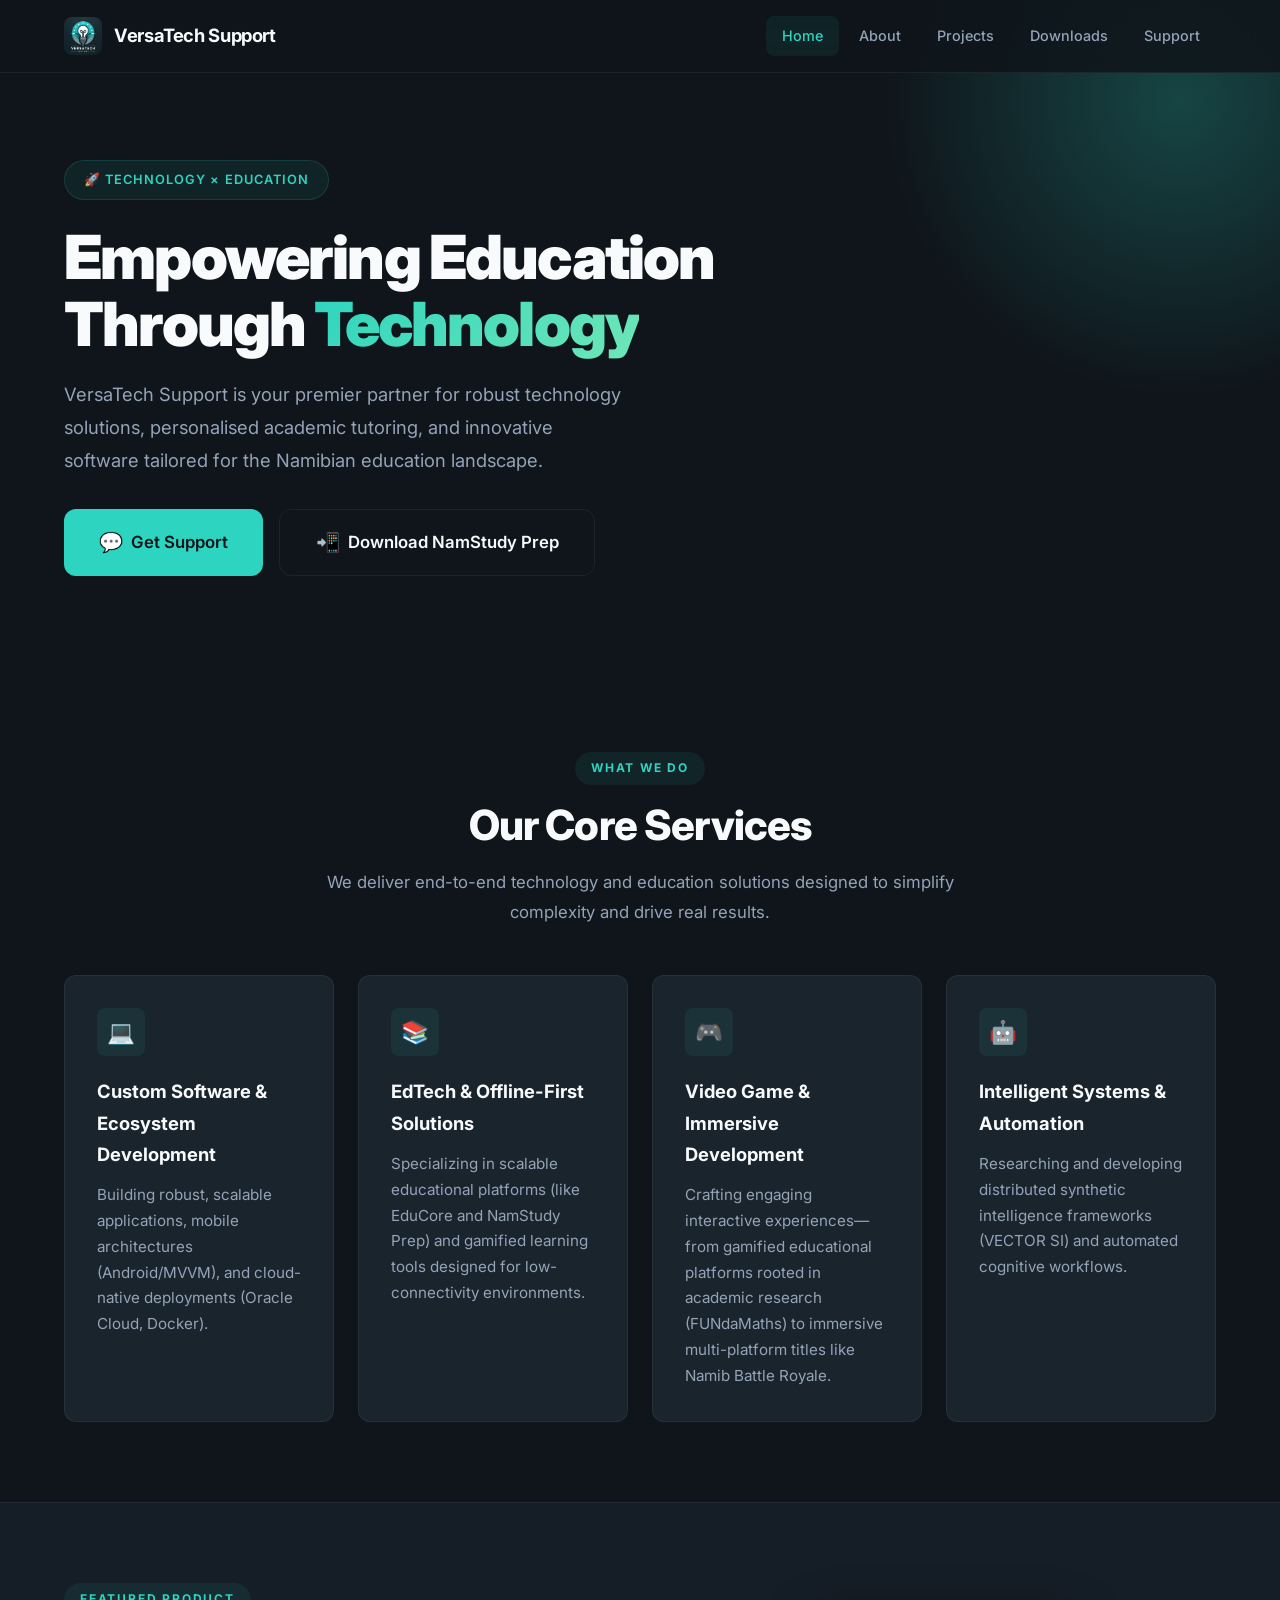
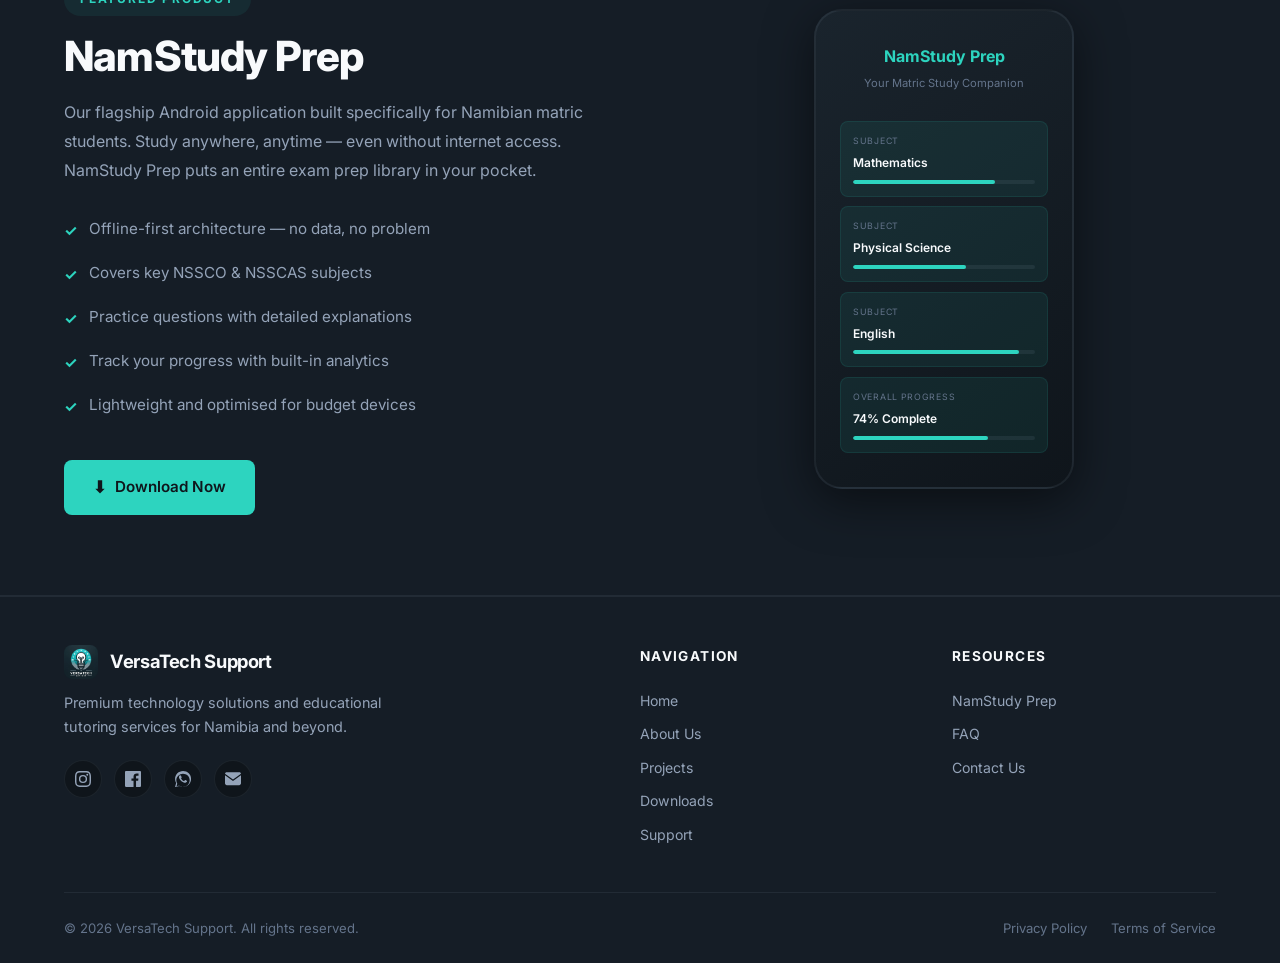
<file: index.html>
<!DOCTYPE html>
<html lang="en">
<head>
  <meta charset="UTF-8">
  <meta name="viewport" content="width=device-width, initial-scale=1.0">
  <meta name="description" content="VersaTech Support — Premium technology solutions and academic tutoring services. Home of NamStudy Prep, the offline-first study app for Namibian matrics.">
  <meta name="keywords" content="VersaTech Support, tech support, academic tutoring, NamStudy Prep, Namibia, software development">
  <title>VersaTech Support — Empowering Education Through Technology</title>
  <link rel="stylesheet" href="css/styles.css">
  <link rel="icon" type="image/jpeg" href="VersaTech.jpeg">
</head>
<body>

  <!-- ======== Navigation ======== -->
  <nav class="navbar" id="navbar">
    <div class="container">
      <a href="index.html" class="nav-brand">
        <img src="VersaTech.jpeg" alt="VersaTech Support Logo">
        <span>VersaTech Support</span>
      </a>
      <div class="nav-links" id="navLinks">
        <a href="index.html" class="active">Home</a>
        <a href="about.html">About</a>
        <a href="projects.html">Projects</a>
        <a href="downloads.html">Downloads</a>
        <a href="support.html">Support</a>
      </div>
      <button class="hamburger" id="hamburger" aria-label="Toggle navigation menu">
        <span></span>
        <span></span>
        <span></span>
      </button>
    </div>
    <div class="nav-overlay" id="navOverlay"></div>
  </nav>

  <!-- ======== Hero ======== -->
  <section class="hero" id="hero">
    <div class="container">
      <div class="hero-content">
        <div class="hero-label">🚀 Technology × Education</div>
        <h1>Empowering Education <br>Through <span class="highlight">Technology</span></h1>
        <p>VersaTech Support is your premier partner for robust technology solutions, personalised academic tutoring, and innovative software tailored for the Namibian education landscape.</p>
        <div class="hero-actions">
          <a href="support.html" class="btn btn-primary btn-lg">
            <span class="btn-icon">💬</span> Get Support
          </a>
          <a href="downloads.html" class="btn btn-secondary btn-lg">
            <span class="btn-icon">📲</span> Download NamStudy Prep
          </a>
        </div>
      </div>
    </div>
  </section>

  <!-- ======== Services Overview ======== -->
  <section class="section" id="services">
    <div class="container">
      <div class="text-center" style="margin-bottom: 3rem;">
        <span class="section-label">What We Do</span>
        <h2 class="section-title">Our Core Services</h2>
        <p class="section-subtitle mx-auto">We deliver end-to-end technology and education solutions designed to simplify complexity and drive real results.</p>
      </div>
      <div class="cards-grid">
        <!-- Service 1 -->
        <div class="card reveal">
          <div class="card-icon">💻</div>
          <h3>Custom Software &amp; Ecosystem Development</h3>
          <p>Building robust, scalable applications, mobile architectures (Android/MVVM), and cloud-native deployments (Oracle Cloud, Docker).</p>
        </div>
        <!-- Service 2 -->
        <div class="card reveal">
          <div class="card-icon">📚</div>
          <h3>EdTech &amp; Offline-First Solutions</h3>
          <p>Specializing in scalable educational platforms (like EduCore and NamStudy Prep) and gamified learning tools designed for low-connectivity environments.</p>
        </div>
        <!-- Service 3 -->
        <div class="card reveal">
          <div class="card-icon">🎮</div>
          <h3>Video Game &amp; Immersive Development</h3>
          <p>Crafting engaging interactive experiences—from gamified educational platforms rooted in academic research (FUNdaMaths) to immersive multi-platform titles like Namib Battle Royale.</p>
        </div>
        <!-- Service 4 -->
        <div class="card reveal">
          <div class="card-icon">🤖</div>
          <h3>Intelligent Systems &amp; Automation</h3>
          <p>Researching and developing distributed synthetic intelligence frameworks (VECTOR SI) and automated cognitive workflows.</p>
        </div>
      </div>
    </div>
  </section>

  <!-- ======== Featured Product ======== -->
  <section class="section featured" id="featured">
    <div class="container">
      <div class="featured-wrapper">
        <div class="featured-content reveal">
          <span class="section-label">Featured Product</span>
          <h2 class="section-title">NamStudy Prep</h2>
          <p>Our flagship Android application built specifically for Namibian matric students. Study anywhere, anytime — even without internet access. NamStudy Prep puts an entire exam prep library in your pocket.</p>
          <ul class="feature-list">
            <li>Offline-first architecture — no data, no problem</li>
            <li>Covers key NSSCO &amp; NSSCAS subjects</li>
            <li>Practice questions with detailed explanations</li>
            <li>Track your progress with built-in analytics</li>
            <li>Lightweight and optimised for budget devices</li>
          </ul>
          <a href="downloads.html" class="btn btn-primary">
            <span class="btn-icon">⬇️</span> Download Now
          </a>
        </div>
        <div class="featured-visual reveal">
          <div class="app-preview">
            <div class="app-preview-header">
              <div class="app-name">NamStudy Prep</div>
              <div class="app-tagline">Your Matric Study Companion</div>
            </div>
            <div class="app-preview-content">
              <div class="app-preview-card">
                <div class="label">Subject</div>
                <div class="value">Mathematics</div>
                <div class="app-preview-bar"><div class="fill" style="width: 78%"></div></div>
              </div>
              <div class="app-preview-card">
                <div class="label">Subject</div>
                <div class="value">Physical Science</div>
                <div class="app-preview-bar"><div class="fill" style="width: 62%"></div></div>
              </div>
              <div class="app-preview-card">
                <div class="label">Subject</div>
                <div class="value">English</div>
                <div class="app-preview-bar"><div class="fill" style="width: 91%"></div></div>
              </div>
              <div class="app-preview-card">
                <div class="label">Overall Progress</div>
                <div class="value">74% Complete</div>
                <div class="app-preview-bar"><div class="fill" style="width: 74%"></div></div>
              </div>
            </div>
          </div>
        </div>
      </div>
    </div>
  </section>

  <!-- ======== Footer ======== -->
  <footer class="footer">
    <div class="container">
      <div class="footer-grid">
        <div class="footer-brand">
          <a href="index.html" class="nav-brand">
            <img src="VersaTech.jpeg" alt="VersaTech Support Logo">
            <span>VersaTech Support</span>
          </a>
          <p>Premium technology solutions and educational tutoring services for Namibia and beyond.</p>
          
          <div class="footer-socials">
            <!-- Instagram -->
            <a href="https://www.instagram.com/versatechsupport/" target="_blank" rel="noopener noreferrer" class="social-link" aria-label="Instagram">
              <svg width="16" height="16" viewBox="0 0 24 24"><path d="M12 2.163c3.204 0 3.584.012 4.85.07 3.252.148 4.771 1.691 4.919 4.919.058 1.265.069 1.645.069 4.849 0 3.205-.012 3.584-.069 4.849-.149 3.225-1.664 4.771-4.919 4.919-1.266.058-1.644.07-4.85.07-3.204 0-3.584-.012-4.849-.07-3.26-.149-4.771-1.699-4.919-4.92-.058-1.265-.07-1.644-.07-4.849 0-3.204.013-3.583.07-4.849.149-3.227 1.664-4.771 4.919-4.919 1.266-.057 1.645-.069 4.849-.069zM12 0C8.741 0 8.333.014 7.053.072 2.695.272.273 2.69.073 7.052.014 8.333 0 8.741 0 12c0 3.259.014 3.668.072 4.948.2 4.358 2.618 6.78 6.98 6.98C8.333 23.986 8.741 24 12 24c3.259 0 3.668-.014 4.948-.072 4.354-.2 6.782-2.618 6.979-6.98.059-1.28.073-1.689.073-4.948 0-3.259-.014-3.667-.072-4.947-.196-4.354-2.617-6.78-6.979-6.98C15.668.014 15.259 0 12 0zm0 5.838a6.162 6.162 0 100 12.324 6.162 6.162 0 000-12.324zM12 16a4 4 0 110-8 4 4 0 010 8zm6.406-11.845a1.44 1.44 0 100 2.881 1.44 1.44 0 000-2.881z"/></svg>
            </a>
            <!-- Facebook -->
            <a href="https://www.facebook.com/profile.php?id=61586582443155" target="_blank" rel="noopener noreferrer" class="social-link" aria-label="Facebook">
              <svg width="16" height="16" viewBox="0 0 24 24"><path d="M22.675 0H1.325C.593 0 0 .593 0 1.325v21.351C0 23.407.593 24 1.325 24H12.82v-9.294H9.692v-3.622h3.128V8.413c0-3.1 1.893-4.788 4.659-4.788 1.325 0 2.463.099 2.795.143v3.24l-1.918.001c-1.504 0-1.795.715-1.795 1.763v2.313h3.587l-.467 3.622h-3.12V24h6.116c.73 0 1.323-.593 1.323-1.325V1.325C24 .593 23.407 0 22.675 0z"/></svg>
            </a>
            <!-- WhatsApp -->
            <a href="https://wa.me/264816113313" target="_blank" rel="noopener noreferrer" class="social-link" aria-label="WhatsApp">
              <svg width="16" height="16" viewBox="0 0 24 24"><path d="M11.996 23.99c-2.008 0-3.957-.506-5.696-1.464L.015 24.167l1.674-6.136a11.966 11.966 0 01-1.603-5.992c0-6.621 5.385-12.006 12.006-12.006 3.208 0 6.223 1.25 8.491 3.518s3.519 5.283 3.519 8.49c-.001 6.621-5.388 12.007-12.01 12.007c.002.001.002.001 0 0h.001zM4.148 20.25a9.98 9.98 0 007.848 3.738c5.516 0 10.007-4.492 10.007-10.008 0-2.673-1.04-5.185-2.93-7.075-1.891-1.891-4.404-2.931-7.078-2.931-5.517 0-10.007 4.493-10.007 10.008 0 1.831.488 3.619 1.413 5.195l-1.026 3.766 3.773-1.025v.002a.03.03 0 010 .001v-.001z"/><path d="M17.433 14.544c-.297-.149-1.758-.868-2.031-.967-.272-.099-.471-.149-.669.149-.198.297-.768.967-.941 1.165-.173.198-.347.223-.644.074-.297-.149-1.255-.462-2.39-1.475-.883-.788-1.48-1.761-1.653-2.059-.173-.298-.018-.458.13-.606.134-.133.297-.347.446-.521.149-.173.198-.298.297-.496.099-.198.05-.371-.025-.521-.074-.148-.669-1.611-.916-2.206-.242-.579-.487-.501-.669-.51l-.57-.01c-.198 0-.52.074-.793.371-.272.298-1.04 1.016-1.04 2.477s1.065 2.873 1.214 3.072c.149.198 2.096 3.199 5.077 4.487.71.306 1.264.489 1.694.626.712.226 1.36.194 1.872.118.571-.085 1.758-.718 2.006-1.413.248-.694.248-1.288.173-1.413-.074-.124-.272-.198-.569-.347z"/></svg>
            </a>
            <!-- Email -->
            <a href="mailto:sversatech@gmail.com" class="social-link" aria-label="Email">
              <svg width="16" height="16" viewBox="0 0 24 24"><path d="M12 12.713l11.985-8.71c-.096-1.262-1.15-2.261-2.435-2.261H2.45c-1.285 0-2.339.999-2.435 2.261L12 12.713zm0 2.432L.015 6.435C0 6.643 0 6.848 0 7.054v11.455c0 1.516 1.246 2.75 2.768 2.75h18.464c1.522 0 2.768-1.234 2.768-2.75V7.054c0-.206 0-.411-.015-.619L12 15.145z"/></svg>
            </a>
          </div>
        </div>
        <div class="footer-col">
          <h4>Navigation</h4>
          <a href="index.html">Home</a>
          <a href="about.html">About Us</a>
          <a href="projects.html">Projects</a>
          <a href="downloads.html">Downloads</a>
          <a href="support.html">Support</a>
        </div>
        <div class="footer-col">
          <h4>Resources</h4>
          <a href="downloads.html">NamStudy Prep</a>
          <a href="support.html#faq">FAQ</a>
          <a href="support.html#contact">Contact Us</a>
        </div>
      </div>
      <div class="footer-bottom">
        <p>&copy; 2026 VersaTech Support. All rights reserved.</p>
        <div class="footer-legal">
          <a href="privacy-policy.html">Privacy Policy</a>
          <a href="#">Terms of Service</a>
        </div>
      </div>
    </div>
  </footer>

  <script src="js/main.js"></script>
</body>
</html>
</file>
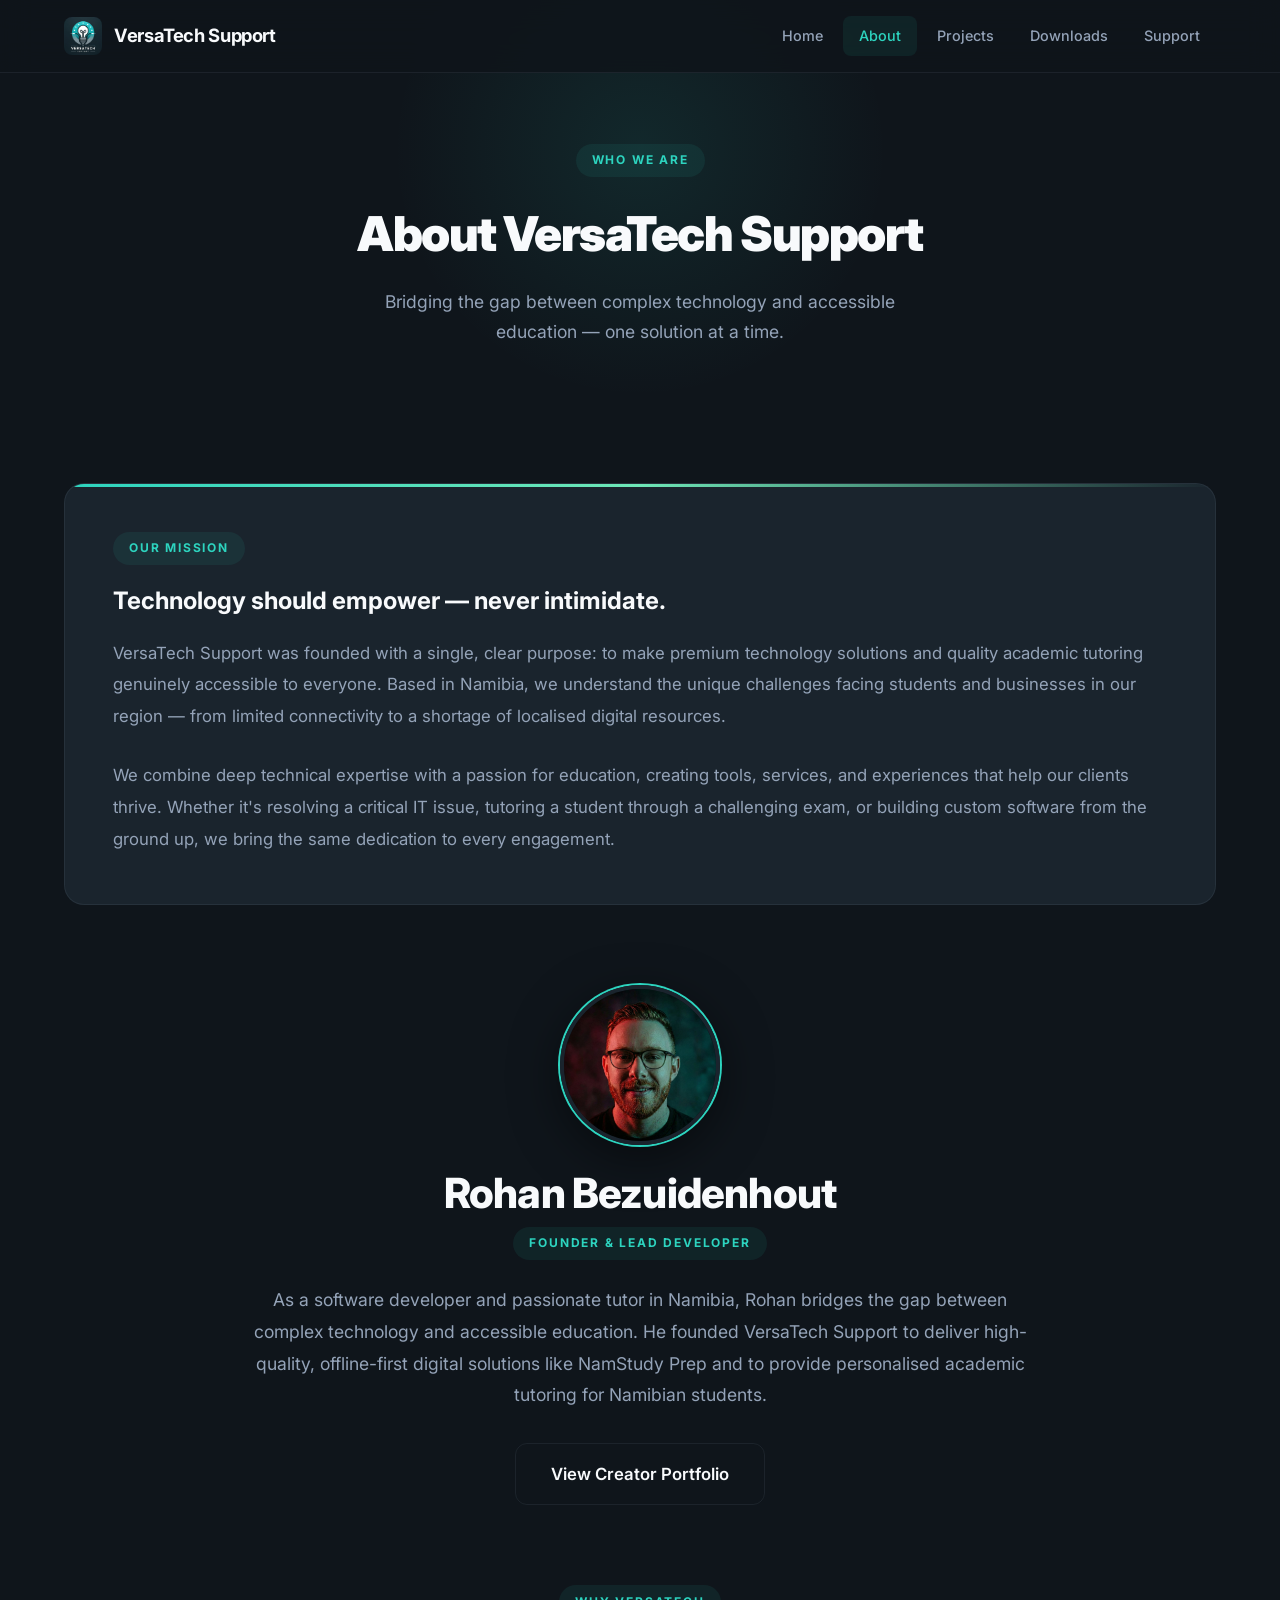
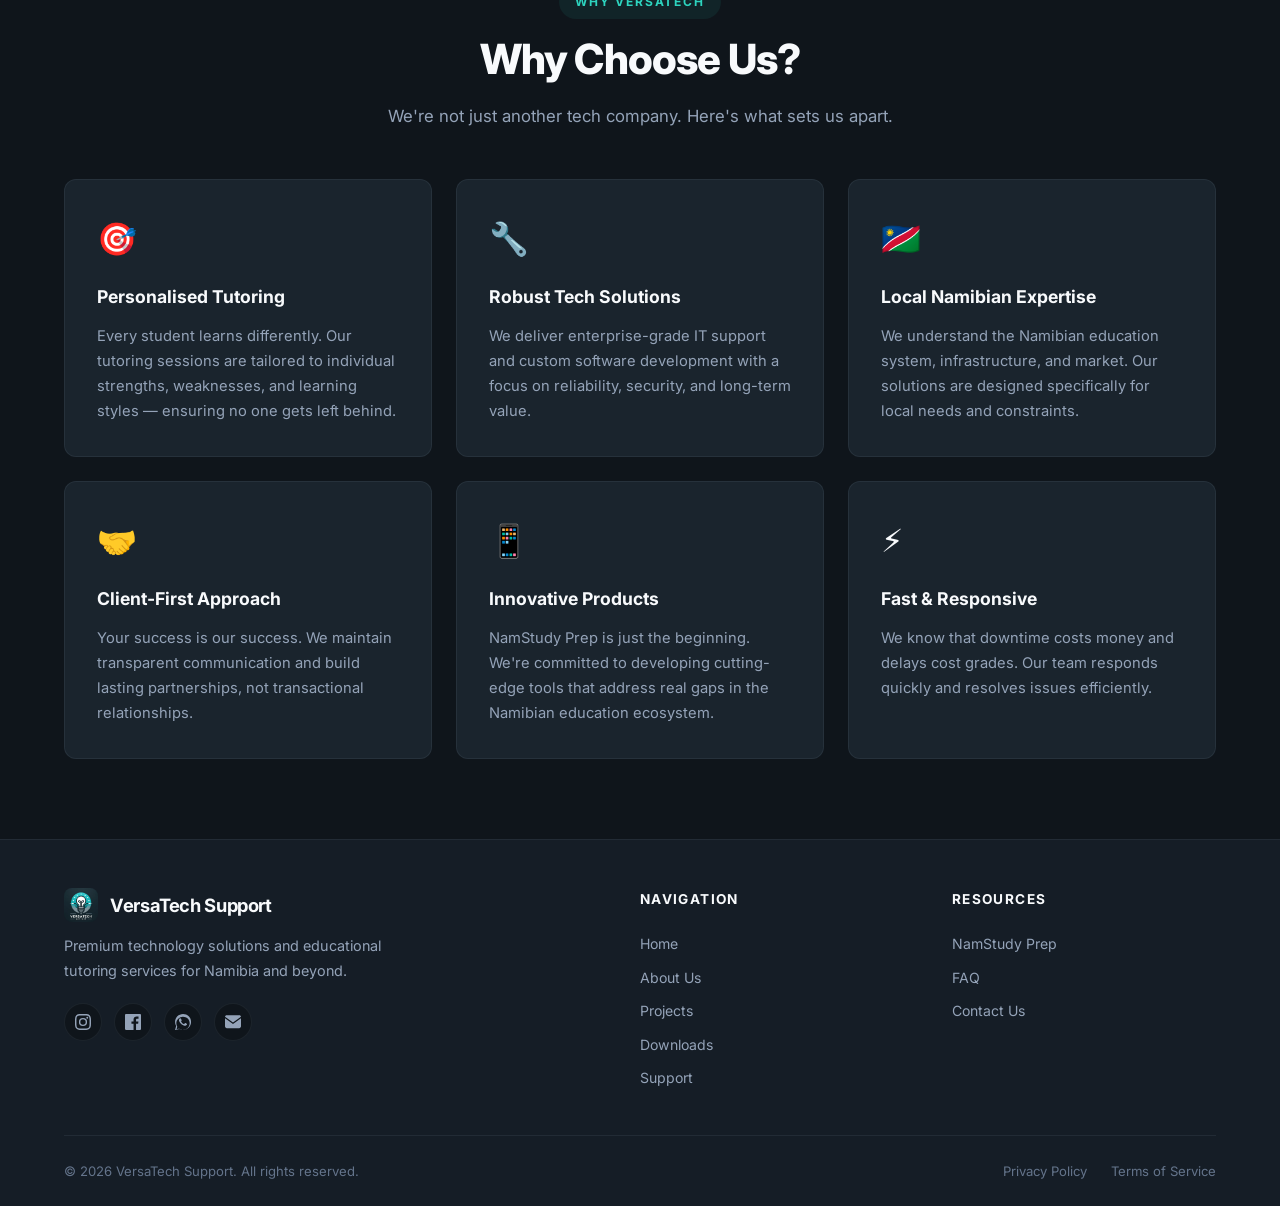
<file: about.html>
<!DOCTYPE html>
<html lang="en">
<head>
  <meta charset="UTF-8">
  <meta name="viewport" content="width=device-width, initial-scale=1.0">
  <meta name="description" content="Learn about VersaTech Support — our mission to bridge the gap between technology and accessible education in Namibia.">
  <title>About Us — VersaTech Support</title>
  <link rel="stylesheet" href="css/styles.css">
  <link rel="icon" type="image/jpeg" href="VersaTech.jpeg">
</head>
<body>

  <!-- ======== Navigation ======== -->
  <nav class="navbar" id="navbar">
    <div class="container">
      <a href="index.html" class="nav-brand">
        <img src="VersaTech.jpeg" alt="VersaTech Support Logo">
        <span>VersaTech Support</span>
      </a>
      <div class="nav-links" id="navLinks">
        <a href="index.html">Home</a>
        <a href="about.html" class="active">About</a>
        <a href="projects.html">Projects</a>
        <a href="downloads.html">Downloads</a>
        <a href="support.html">Support</a>
      </div>
      <button class="hamburger" id="hamburger" aria-label="Toggle navigation menu">
        <span></span>
        <span></span>
        <span></span>
      </button>
    </div>
    <div class="nav-overlay" id="navOverlay"></div>
  </nav>

  <!-- ======== Page Header ======== -->
  <section class="page-header">
    <span class="section-label">Who We Are</span>
    <h1>About VersaTech Support</h1>
    <p>Bridging the gap between complex technology and accessible education — one solution at a time.</p>
  </section>

  <!-- ======== Mission Statement ======== -->
  <section class="section">
    <div class="container">
      <div class="mission-block reveal">
        <span class="section-label">Our Mission</span>
        <h2>Technology should empower — never intimidate.</h2>
        <p>VersaTech Support was founded with a single, clear purpose: to make premium technology solutions and quality academic tutoring genuinely accessible to everyone. Based in Namibia, we understand the unique challenges facing students and businesses in our region — from limited connectivity to a shortage of localised digital resources.</p>
        <br>
        <p>We combine deep technical expertise with a passion for education, creating tools, services, and experiences that help our clients thrive. Whether it's resolving a critical IT issue, tutoring a student through a challenging exam, or building custom software from the ground up, we bring the same dedication to every engagement.</p>
      </div>
    </div>
  </section>

  <!-- ======== Meet the Founder ======== -->
  <section class="section" style="padding-top: 0;">
    <div class="container">
      <div class="founder-section reveal">
        <img src="rohan_faceshot.png" alt="Rohan Bezuidenhout" class="founder-avatar" width="160" height="160">
        <h2 class="section-title" style="margin-bottom: 0.5rem;">Rohan Bezuidenhout</h2>
        <p class="section-label" style="margin-bottom: 1.5rem;">Founder &amp; Lead Developer</p>
        <p class="founder-bio">
          As a software developer and passionate tutor in Namibia, Rohan bridges the gap between complex technology and accessible education. He founded VersaTech Support to deliver high-quality, offline-first digital solutions like NamStudy Prep and to provide personalised academic tutoring for Namibian students.
        </p>
        <a href="https://RohanBez2801.github.io" target="_blank" rel="noopener noreferrer" class="btn btn-secondary btn-lg">
          View Creator Portfolio
        </a>
      </div>
    </div>
  </section>

  <!-- ======== Why Choose Us ======== -->
  <section class="section" style="padding-top: 0;">
    <div class="container">
      <div class="text-center" style="margin-bottom: 3rem;">
        <span class="section-label">Why VersaTech</span>
        <h2 class="section-title">Why Choose Us?</h2>
        <p class="section-subtitle mx-auto">We're not just another tech company. Here's what sets us apart.</p>
      </div>
      <div class="why-grid">
        <div class="why-card reveal">
          <div class="why-icon">🎯</div>
          <h3>Personalised Tutoring</h3>
          <p>Every student learns differently. Our tutoring sessions are tailored to individual strengths, weaknesses, and learning styles — ensuring no one gets left behind.</p>
        </div>
        <div class="why-card reveal">
          <div class="why-icon">🔧</div>
          <h3>Robust Tech Solutions</h3>
          <p>We deliver enterprise-grade IT support and custom software development with a focus on reliability, security, and long-term value.</p>
        </div>
        <div class="why-card reveal">
          <div class="why-icon">🇳🇦</div>
          <h3>Local Namibian Expertise</h3>
          <p>We understand the Namibian education system, infrastructure, and market. Our solutions are designed specifically for local needs and constraints.</p>
        </div>
        <div class="why-card reveal">
          <div class="why-icon">🤝</div>
          <h3>Client-First Approach</h3>
          <p>Your success is our success. We maintain transparent communication and build lasting partnerships, not transactional relationships.</p>
        </div>
        <div class="why-card reveal">
          <div class="why-icon">📱</div>
          <h3>Innovative Products</h3>
          <p>NamStudy Prep is just the beginning. We're committed to developing cutting-edge tools that address real gaps in the Namibian education ecosystem.</p>
        </div>
        <div class="why-card reveal">
          <div class="why-icon">⚡</div>
          <h3>Fast &amp; Responsive</h3>
          <p>We know that downtime costs money and delays cost grades. Our team responds quickly and resolves issues efficiently.</p>
        </div>
      </div>
    </div>
  </section>

  <!-- ======== Footer ======== -->
  <footer class="footer">
    <div class="container">
      <div class="footer-grid">
        <div class="footer-brand">
          <a href="index.html" class="nav-brand">
            <img src="VersaTech.jpeg" alt="VersaTech Support Logo">
            <span>VersaTech Support</span>
          </a>
          <p>Premium technology solutions and educational tutoring services for Namibia and beyond.</p>
          
          <div class="footer-socials">
            <!-- Instagram -->
            <a href="https://www.instagram.com/versatechsupport/" target="_blank" rel="noopener noreferrer" class="social-link" aria-label="Instagram">
              <svg width="16" height="16" viewBox="0 0 24 24"><path d="M12 2.163c3.204 0 3.584.012 4.85.07 3.252.148 4.771 1.691 4.919 4.919.058 1.265.069 1.645.069 4.849 0 3.205-.012 3.584-.069 4.849-.149 3.225-1.664 4.771-4.919 4.919-1.266.058-1.644.07-4.85.07-3.204 0-3.584-.012-4.849-.07-3.26-.149-4.771-1.699-4.919-4.92-.058-1.265-.07-1.644-.07-4.849 0-3.204.013-3.583.07-4.849.149-3.227 1.664-4.771 4.919-4.919 1.266-.057 1.645-.069 4.849-.069zM12 0C8.741 0 8.333.014 7.053.072 2.695.272.273 2.69.073 7.052.014 8.333 0 8.741 0 12c0 3.259.014 3.668.072 4.948.2 4.358 2.618 6.78 6.98 6.98C8.333 23.986 8.741 24 12 24c3.259 0 3.668-.014 4.948-.072 4.354-.2 6.782-2.618 6.979-6.98.059-1.28.073-1.689.073-4.948 0-3.259-.014-3.667-.072-4.947-.196-4.354-2.617-6.78-6.979-6.98C15.668.014 15.259 0 12 0zm0 5.838a6.162 6.162 0 100 12.324 6.162 6.162 0 000-12.324zM12 16a4 4 0 110-8 4 4 0 010 8zm6.406-11.845a1.44 1.44 0 100 2.881 1.44 1.44 0 000-2.881z"/></svg>
            </a>
            <!-- Facebook -->
            <a href="https://www.facebook.com/profile.php?id=61586582443155" target="_blank" rel="noopener noreferrer" class="social-link" aria-label="Facebook">
              <svg width="16" height="16" viewBox="0 0 24 24"><path d="M22.675 0H1.325C.593 0 0 .593 0 1.325v21.351C0 23.407.593 24 1.325 24H12.82v-9.294H9.692v-3.622h3.128V8.413c0-3.1 1.893-4.788 4.659-4.788 1.325 0 2.463.099 2.795.143v3.24l-1.918.001c-1.504 0-1.795.715-1.795 1.763v2.313h3.587l-.467 3.622h-3.12V24h6.116c.73 0 1.323-.593 1.323-1.325V1.325C24 .593 23.407 0 22.675 0z"/></svg>
            </a>
            <!-- WhatsApp -->
            <a href="https://wa.me/264816113313" target="_blank" rel="noopener noreferrer" class="social-link" aria-label="WhatsApp">
              <svg width="16" height="16" viewBox="0 0 24 24"><path d="M11.996 23.99c-2.008 0-3.957-.506-5.696-1.464L.015 24.167l1.674-6.136a11.966 11.966 0 01-1.603-5.992c0-6.621 5.385-12.006 12.006-12.006 3.208 0 6.223 1.25 8.491 3.518s3.519 5.283 3.519 8.49c-.001 6.621-5.388 12.007-12.01 12.007c.002.001.002.001 0 0h.001zM4.148 20.25a9.98 9.98 0 007.848 3.738c5.516 0 10.007-4.492 10.007-10.008 0-2.673-1.04-5.185-2.93-7.075-1.891-1.891-4.404-2.931-7.078-2.931-5.517 0-10.007 4.493-10.007 10.008 0 1.831.488 3.619 1.413 5.195l-1.026 3.766 3.773-1.025v.002a.03.03 0 010 .001v-.001z"/><path d="M17.433 14.544c-.297-.149-1.758-.868-2.031-.967-.272-.099-.471-.149-.669.149-.198.297-.768.967-.941 1.165-.173.198-.347.223-.644.074-.297-.149-1.255-.462-2.39-1.475-.883-.788-1.48-1.761-1.653-2.059-.173-.298-.018-.458.13-.606.134-.133.297-.347.446-.521.149-.173.198-.298.297-.496.099-.198.05-.371-.025-.521-.074-.148-.669-1.611-.916-2.206-.242-.579-.487-.501-.669-.51l-.57-.01c-.198 0-.52.074-.793.371-.272.298-1.04 1.016-1.04 2.477s1.065 2.873 1.214 3.072c.149.198 2.096 3.199 5.077 4.487.71.306 1.264.489 1.694.626.712.226 1.36.194 1.872.118.571-.085 1.758-.718 2.006-1.413.248-.694.248-1.288.173-1.413-.074-.124-.272-.198-.569-.347z"/></svg>
            </a>
            <!-- Email -->
            <a href="mailto:sversatech@gmail.com" class="social-link" aria-label="Email">
              <svg width="16" height="16" viewBox="0 0 24 24"><path d="M12 12.713l11.985-8.71c-.096-1.262-1.15-2.261-2.435-2.261H2.45c-1.285 0-2.339.999-2.435 2.261L12 12.713zm0 2.432L.015 6.435C0 6.643 0 6.848 0 7.054v11.455c0 1.516 1.246 2.75 2.768 2.75h18.464c1.522 0 2.768-1.234 2.768-2.75V7.054c0-.206 0-.411-.015-.619L12 15.145z"/></svg>
            </a>
          </div>
        </div>
        <div class="footer-col">
          <h4>Navigation</h4>
          <a href="index.html">Home</a>
          <a href="about.html">About Us</a>
          <a href="projects.html">Projects</a>
          <a href="downloads.html">Downloads</a>
          <a href="support.html">Support</a>
        </div>
        <div class="footer-col">
          <h4>Resources</h4>
          <a href="downloads.html">NamStudy Prep</a>
          <a href="support.html#faq">FAQ</a>
          <a href="support.html#contact">Contact Us</a>
        </div>
      </div>
      <div class="footer-bottom">
        <p>&copy; 2026 VersaTech Support. All rights reserved.</p>
        <div class="footer-legal">
          <a href="privacy-policy.html">Privacy Policy</a>
          <a href="#">Terms of Service</a>
        </div>
      </div>
    </div>
  </footer>

  <script src="js/main.js"></script>
</body>
</html>
</file>
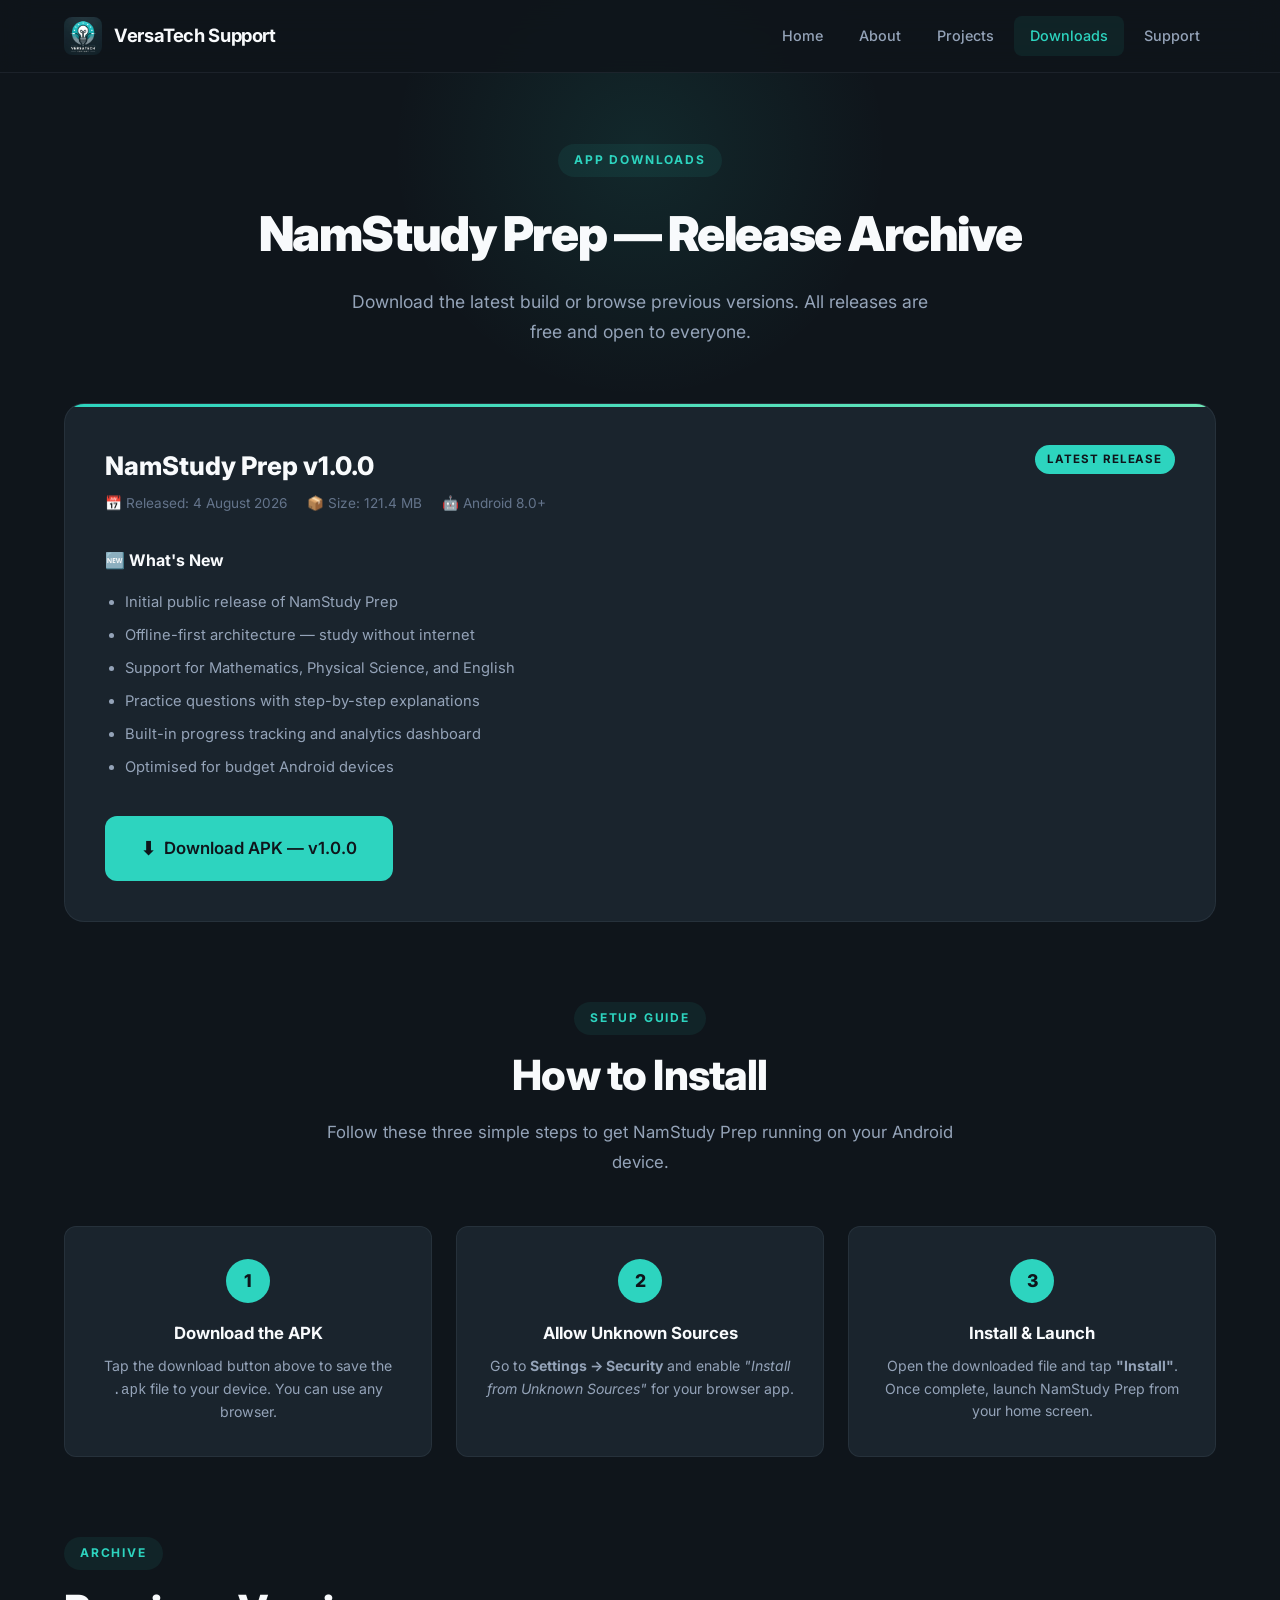
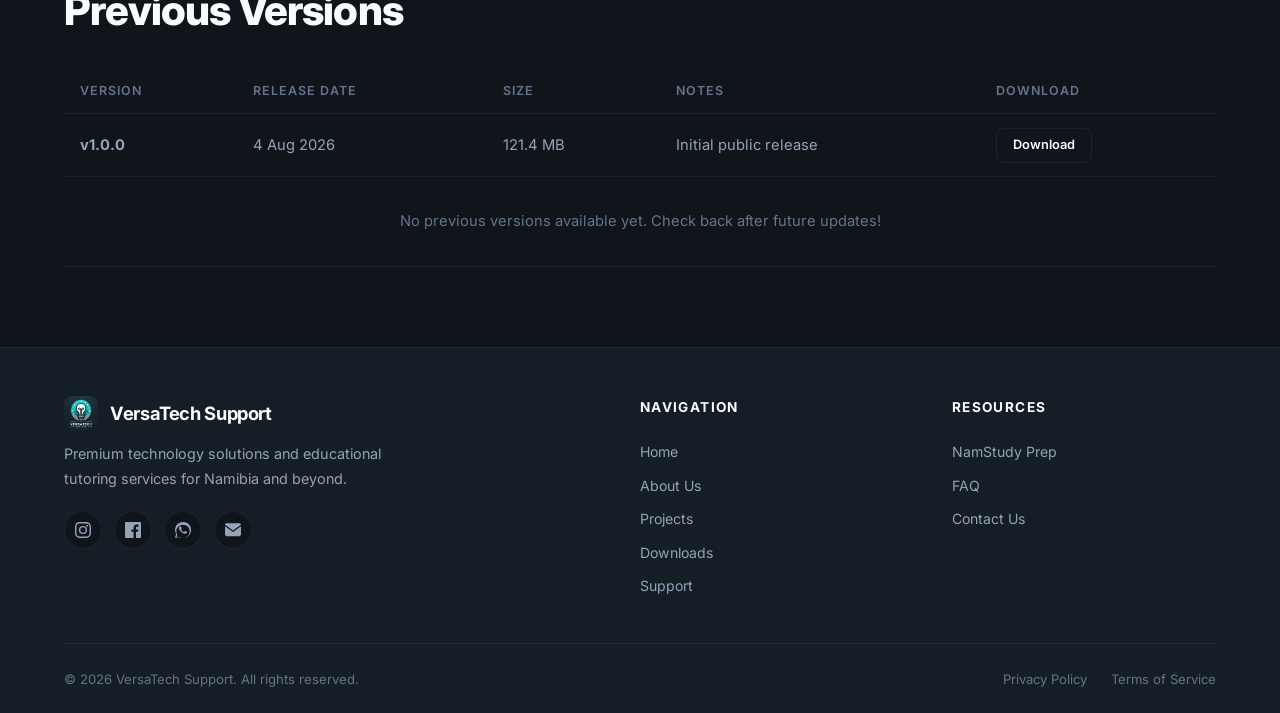
<file: downloads.html>
<!DOCTYPE html>
<html lang="en">
<head>
  <meta charset="UTF-8">
  <meta name="viewport" content="width=device-width, initial-scale=1.0">
  <meta name="description" content="Download the latest version of NamStudy Prep — the offline-first study app for Namibian matric students. Browse the full release archive.">
  <title>Downloads — NamStudy Prep Release Archive</title>
  <link rel="stylesheet" href="css/styles.css">
  <link rel="icon" type="image/jpeg" href="VersaTech.jpeg">
</head>
<body>

  <!-- ======== Navigation ======== -->
  <nav class="navbar" id="navbar">
    <div class="container">
      <a href="index.html" class="nav-brand">
        <img src="VersaTech.jpeg" alt="VersaTech Support Logo">
        <span>VersaTech Support</span>
      </a>
      <div class="nav-links" id="navLinks">
        <a href="index.html">Home</a>
        <a href="about.html">About</a>
        <a href="projects.html">Projects</a>
        <a href="downloads.html" class="active">Downloads</a>
        <a href="support.html">Support</a>
      </div>
      <button class="hamburger" id="hamburger" aria-label="Toggle navigation menu">
        <span></span>
        <span></span>
        <span></span>
      </button>
    </div>
    <div class="nav-overlay" id="navOverlay"></div>
  </nav>

  <!-- ======== Page Header ======== -->
  <section class="page-header">
    <span class="section-label">App Downloads</span>
    <h1>NamStudy Prep — Release Archive</h1>
    <p>Download the latest build or browse previous versions. All releases are free and open to everyone.</p>
  </section>

  <!-- ======== Current Release ======== -->
  <section class="section" style="padding-top: 0;">
    <div class="container">
      <div class="release-card reveal">
        <div class="release-header">
          <div class="release-info">
            <h2>NamStudy Prep v1.0.0</h2>
            <div class="release-meta">
              <span>📅 Released: 4 August 2026</span>
              <span>📦 Size: 121.4 MB</span>
              <span>🤖 Android 8.0+</span>
            </div>
          </div>
          <div>
            <span class="release-badge">Latest Release</span>
          </div>
        </div>

        <div class="whats-new">
          <h3>🆕 What's New</h3>
          <ul>
            <li>Initial public release of NamStudy Prep</li>
            <li>Offline-first architecture — study without internet</li>
            <li>Support for Mathematics, Physical Science, and English</li>
            <li>Practice questions with step-by-step explanations</li>
            <li>Built-in progress tracking and analytics dashboard</li>
            <li>Optimised for budget Android devices</li>
          </ul>
        </div>

        <div style="margin-top: 2rem;">
          <a href="https://drive.google.com/file/d/1qnRvuhK2PI0h-i3lVUCeF9ck6k_Ixns2/view?usp=drivesdk" class="btn btn-primary btn-lg">
            <span class="btn-icon">⬇️</span> Download APK — v1.0.0
          </a>
        </div>
      </div>
    </div>
  </section>

  <!-- ======== Installation Guide ======== -->
  <section class="section" style="padding-top: 0;">
    <div class="container">
      <div class="text-center" style="margin-bottom: 3rem;">
        <span class="section-label">Setup Guide</span>
        <h2 class="section-title">How to Install</h2>
        <p class="section-subtitle mx-auto">Follow these three simple steps to get NamStudy Prep running on your Android device.</p>
      </div>
      <div class="install-steps">
        <div class="install-step reveal">
          <div class="step-number">1</div>
          <h3>Download the APK</h3>
          <p>Tap the download button above to save the <code>.apk</code> file to your device. You can use any browser.</p>
        </div>
        <div class="install-step reveal">
          <div class="step-number">2</div>
          <h3>Allow Unknown Sources</h3>
          <p>Go to <strong>Settings → Security</strong> and enable <em>"Install from Unknown Sources"</em> for your browser app.</p>
        </div>
        <div class="install-step reveal">
          <div class="step-number">3</div>
          <h3>Install &amp; Launch</h3>
          <p>Open the downloaded file and tap <strong>"Install"</strong>. Once complete, launch NamStudy Prep from your home screen.</p>
        </div>
      </div>
    </div>
  </section>

  <!-- ======== Previous Versions ======== -->
  <section class="section" style="padding-top: 0;">
    <div class="container">
      <div style="margin-bottom: 2rem;">
        <span class="section-label">Archive</span>
        <h2 class="section-title">Previous Versions</h2>
      </div>
      <div style="overflow-x: auto;">
        <table class="versions-table">
          <thead>
            <tr>
              <th>Version</th>
              <th>Release Date</th>
              <th>Size</th>
              <th>Notes</th>
              <th>Download</th>
            </tr>
          </thead>
          <tbody>
            <tr>
              <td><strong>v1.0.0</strong></td>
              <td>4 Aug 2026</td>
              <td>121.4 MB</td>
              <td>Initial public release</td>
              <td><a href="https://drive.google.com/file/d/1qnRvuhK2PI0h-i3lVUCeF9ck6k_Ixns2/view?usp=drivesdk" class="btn btn-secondary">Download</a></td>
            </tr>
            <!-- Future versions will be added here as rows -->
            <tr>
              <td colspan="5" style="text-align: center; color: var(--text-muted); padding: 2rem;">
                No previous versions available yet. Check back after future updates!
              </td>
            </tr>
          </tbody>
        </table>
      </div>
    </div>
  </section>

  <!-- ======== Footer ======== -->
  <footer class="footer">
    <div class="container">
      <div class="footer-grid">
        <div class="footer-brand">
          <a href="index.html" class="nav-brand">
            <img src="VersaTech.jpeg" alt="VersaTech Support Logo">
            <span>VersaTech Support</span>
          </a>
          <p>Premium technology solutions and educational tutoring services for Namibia and beyond.</p>
          
          <div class="footer-socials">
            <!-- Instagram -->
            <a href="https://www.instagram.com/versatechsupport/" target="_blank" rel="noopener noreferrer" class="social-link" aria-label="Instagram">
              <svg width="16" height="16" viewBox="0 0 24 24"><path d="M12 2.163c3.204 0 3.584.012 4.85.07 3.252.148 4.771 1.691 4.919 4.919.058 1.265.069 1.645.069 4.849 0 3.205-.012 3.584-.069 4.849-.149 3.225-1.664 4.771-4.919 4.919-1.266.058-1.644.07-4.85.07-3.204 0-3.584-.012-4.849-.07-3.26-.149-4.771-1.699-4.919-4.92-.058-1.265-.07-1.644-.07-4.849 0-3.204.013-3.583.07-4.849.149-3.227 1.664-4.771 4.919-4.919 1.266-.057 1.645-.069 4.849-.069zM12 0C8.741 0 8.333.014 7.053.072 2.695.272.273 2.69.073 7.052.014 8.333 0 8.741 0 12c0 3.259.014 3.668.072 4.948.2 4.358 2.618 6.78 6.98 6.98C8.333 23.986 8.741 24 12 24c3.259 0 3.668-.014 4.948-.072 4.354-.2 6.782-2.618 6.979-6.98.059-1.28.073-1.689.073-4.948 0-3.259-.014-3.667-.072-4.947-.196-4.354-2.617-6.78-6.979-6.98C15.668.014 15.259 0 12 0zm0 5.838a6.162 6.162 0 100 12.324 6.162 6.162 0 000-12.324zM12 16a4 4 0 110-8 4 4 0 010 8zm6.406-11.845a1.44 1.44 0 100 2.881 1.44 1.44 0 000-2.881z"/></svg>
            </a>
            <!-- Facebook -->
            <a href="https://www.facebook.com/profile.php?id=61586582443155" target="_blank" rel="noopener noreferrer" class="social-link" aria-label="Facebook">
              <svg width="16" height="16" viewBox="0 0 24 24"><path d="M22.675 0H1.325C.593 0 0 .593 0 1.325v21.351C0 23.407.593 24 1.325 24H12.82v-9.294H9.692v-3.622h3.128V8.413c0-3.1 1.893-4.788 4.659-4.788 1.325 0 2.463.099 2.795.143v3.24l-1.918.001c-1.504 0-1.795.715-1.795 1.763v2.313h3.587l-.467 3.622h-3.12V24h6.116c.73 0 1.323-.593 1.323-1.325V1.325C24 .593 23.407 0 22.675 0z"/></svg>
            </a>
            <!-- WhatsApp -->
            <a href="https://wa.me/264816113313" target="_blank" rel="noopener noreferrer" class="social-link" aria-label="WhatsApp">
              <svg width="16" height="16" viewBox="0 0 24 24"><path d="M11.996 23.99c-2.008 0-3.957-.506-5.696-1.464L.015 24.167l1.674-6.136a11.966 11.966 0 01-1.603-5.992c0-6.621 5.385-12.006 12.006-12.006 3.208 0 6.223 1.25 8.491 3.518s3.519 5.283 3.519 8.49c-.001 6.621-5.388 12.007-12.01 12.007c.002.001.002.001 0 0h.001zM4.148 20.25a9.98 9.98 0 007.848 3.738c5.516 0 10.007-4.492 10.007-10.008 0-2.673-1.04-5.185-2.93-7.075-1.891-1.891-4.404-2.931-7.078-2.931-5.517 0-10.007 4.493-10.007 10.008 0 1.831.488 3.619 1.413 5.195l-1.026 3.766 3.773-1.025v.002a.03.03 0 010 .001v-.001z"/><path d="M17.433 14.544c-.297-.149-1.758-.868-2.031-.967-.272-.099-.471-.149-.669.149-.198.297-.768.967-.941 1.165-.173.198-.347.223-.644.074-.297-.149-1.255-.462-2.39-1.475-.883-.788-1.48-1.761-1.653-2.059-.173-.298-.018-.458.13-.606.134-.133.297-.347.446-.521.149-.173.198-.298.297-.496.099-.198.05-.371-.025-.521-.074-.148-.669-1.611-.916-2.206-.242-.579-.487-.501-.669-.51l-.57-.01c-.198 0-.52.074-.793.371-.272.298-1.04 1.016-1.04 2.477s1.065 2.873 1.214 3.072c.149.198 2.096 3.199 5.077 4.487.71.306 1.264.489 1.694.626.712.226 1.36.194 1.872.118.571-.085 1.758-.718 2.006-1.413.248-.694.248-1.288.173-1.413-.074-.124-.272-.198-.569-.347z"/></svg>
            </a>
            <!-- Email -->
            <a href="mailto:sversatech@gmail.com" class="social-link" aria-label="Email">
              <svg width="16" height="16" viewBox="0 0 24 24"><path d="M12 12.713l11.985-8.71c-.096-1.262-1.15-2.261-2.435-2.261H2.45c-1.285 0-2.339.999-2.435 2.261L12 12.713zm0 2.432L.015 6.435C0 6.643 0 6.848 0 7.054v11.455c0 1.516 1.246 2.75 2.768 2.75h18.464c1.522 0 2.768-1.234 2.768-2.75V7.054c0-.206 0-.411-.015-.619L12 15.145z"/></svg>
            </a>
          </div>
        </div>
        <div class="footer-col">
          <h4>Navigation</h4>
          <a href="index.html">Home</a>
          <a href="about.html">About Us</a>
          <a href="projects.html">Projects</a>
          <a href="downloads.html">Downloads</a>
          <a href="support.html">Support</a>
        </div>
        <div class="footer-col">
          <h4>Resources</h4>
          <a href="downloads.html">NamStudy Prep</a>
          <a href="support.html#faq">FAQ</a>
          <a href="support.html#contact">Contact Us</a>
        </div>
      </div>
      <div class="footer-bottom">
        <p>&copy; 2026 VersaTech Support. All rights reserved.</p>
        <div class="footer-legal">
          <a href="privacy-policy.html">Privacy Policy</a>
          <a href="#">Terms of Service</a>
        </div>
      </div>
    </div>
  </footer>

  <script src="js/main.js"></script>
</body>
</html>
</file>
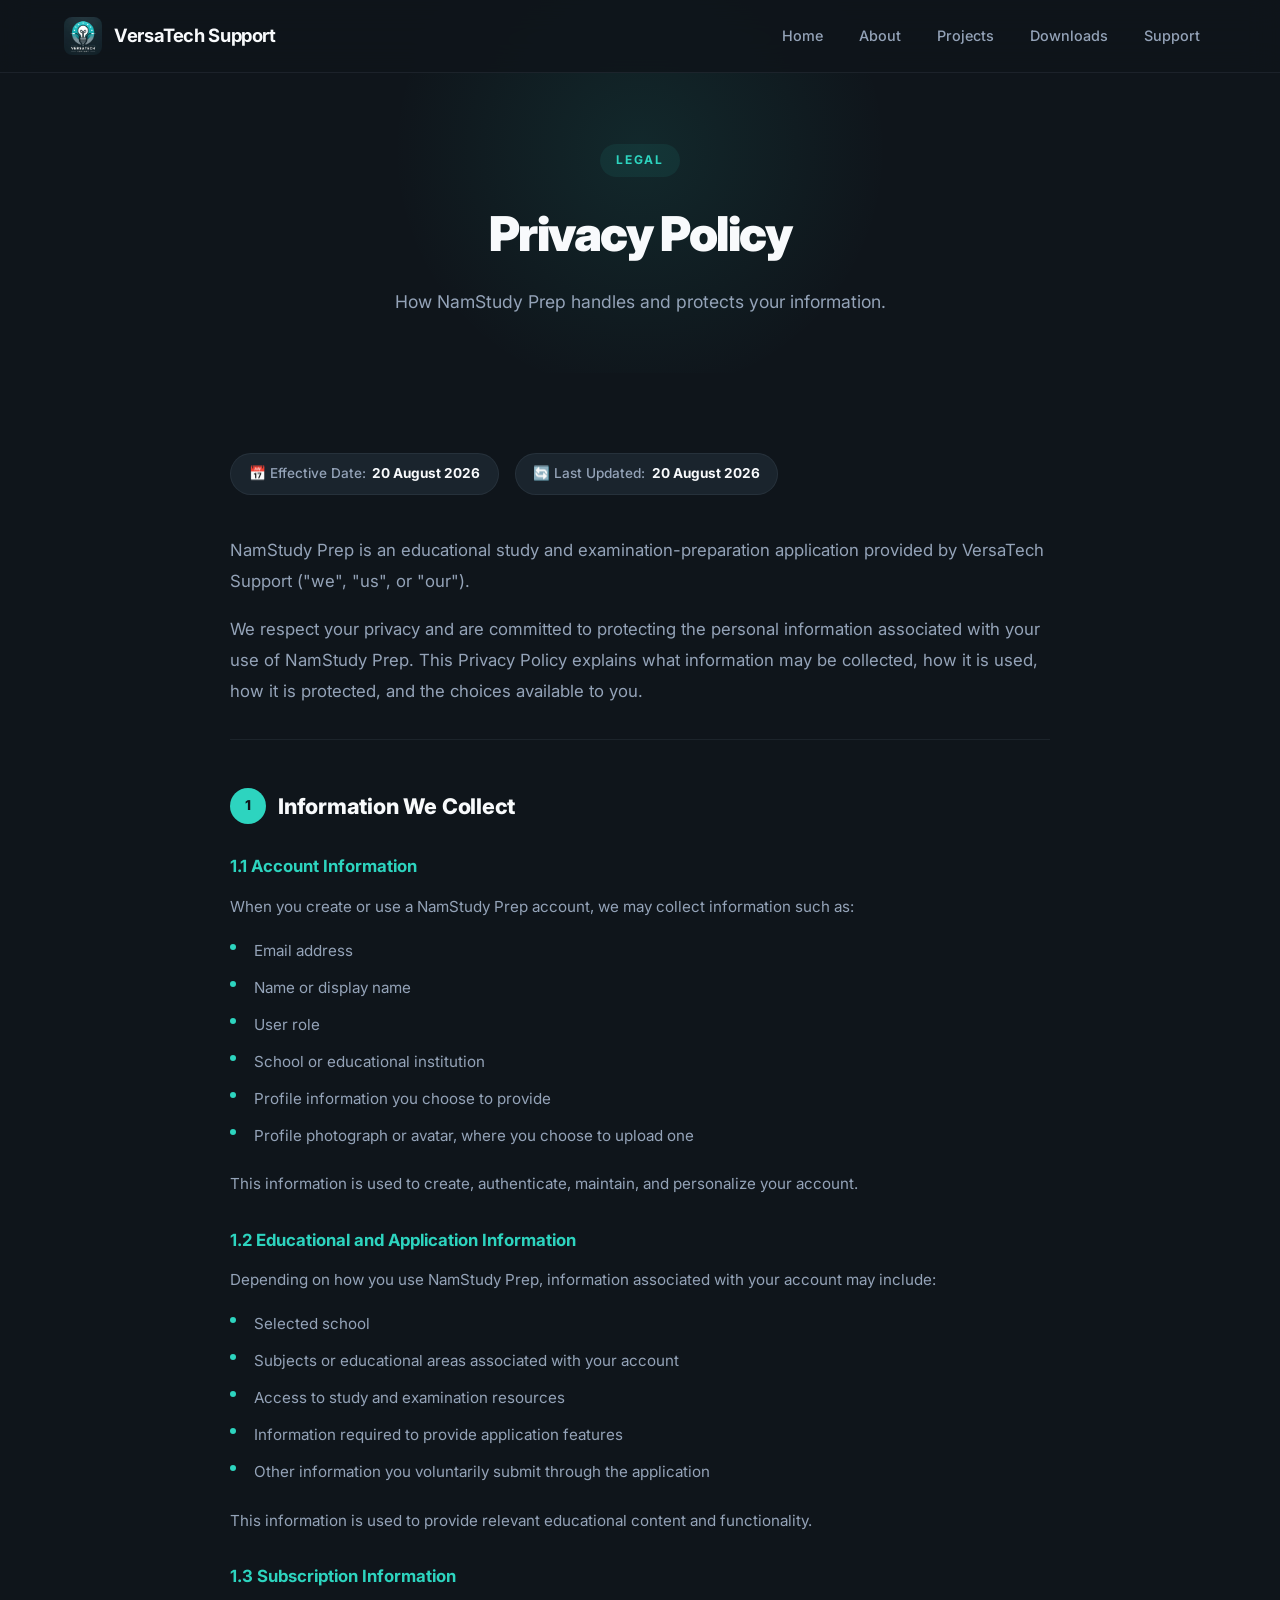
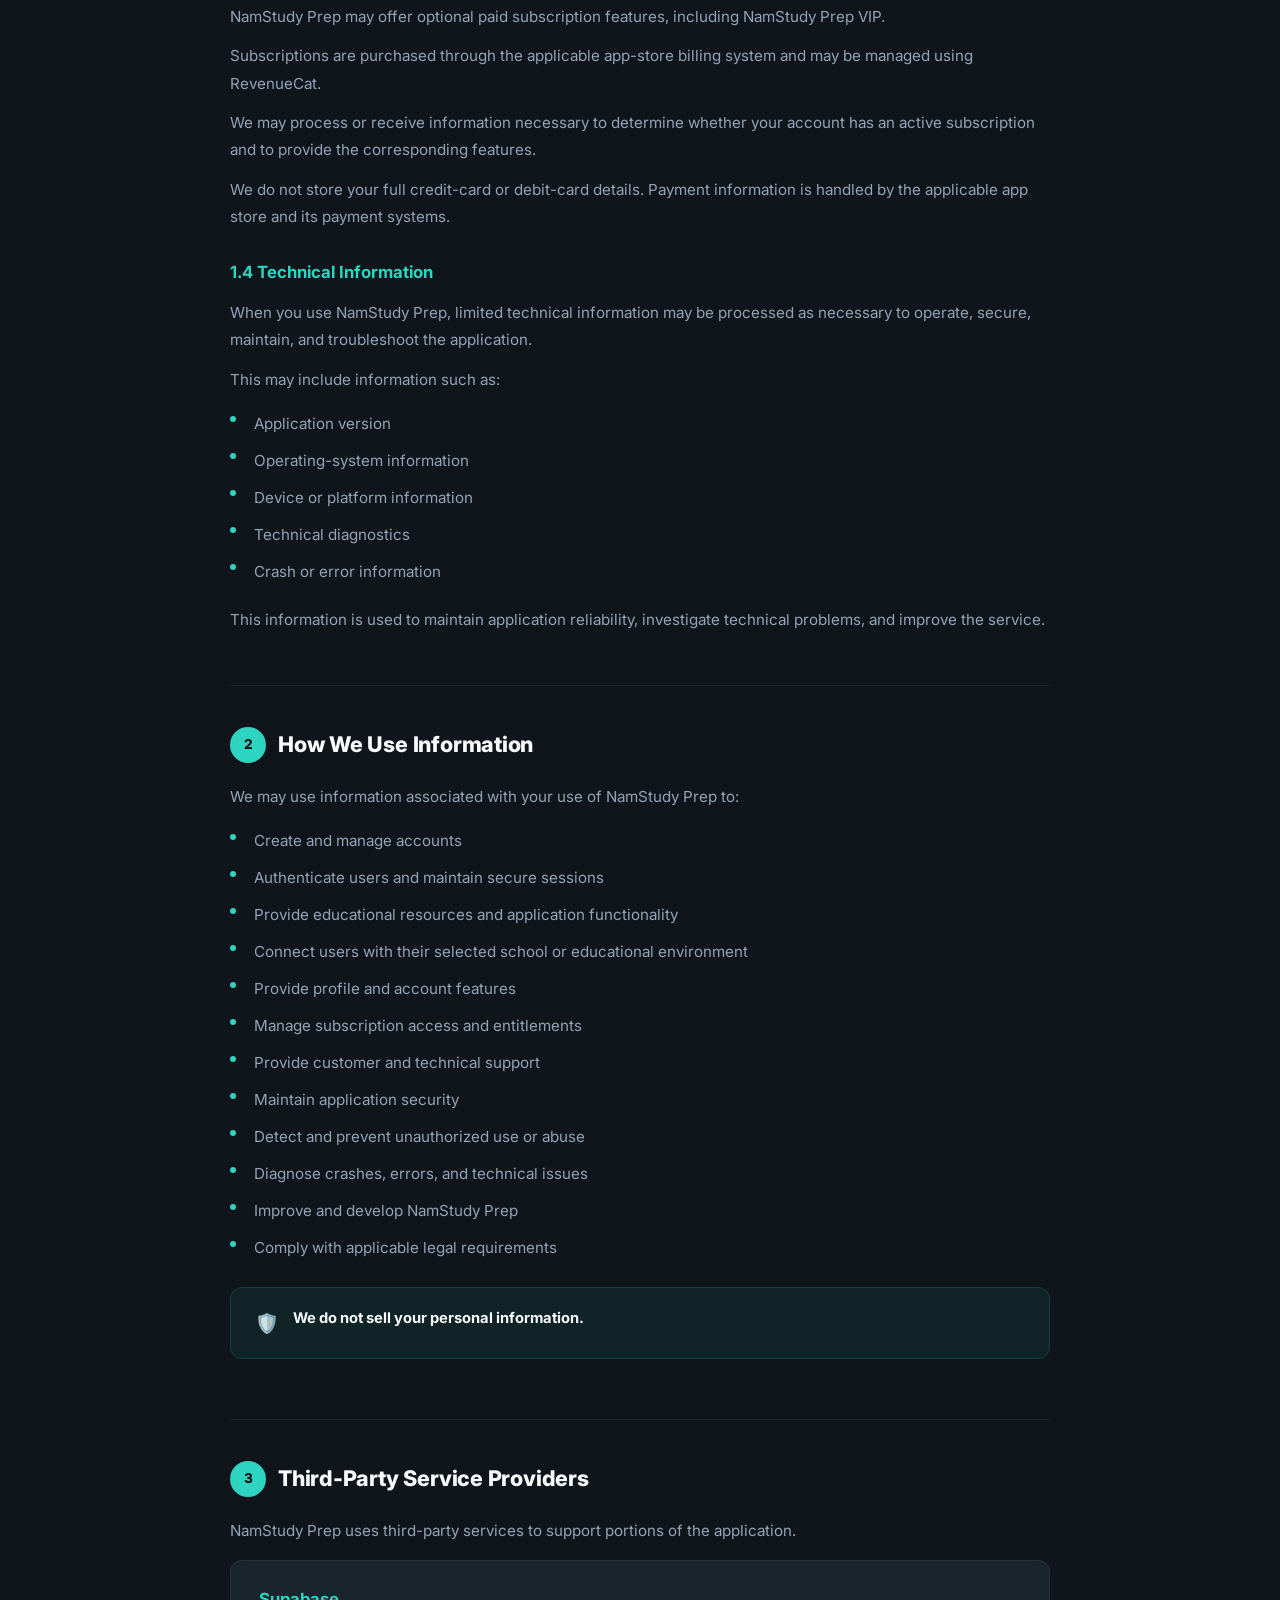
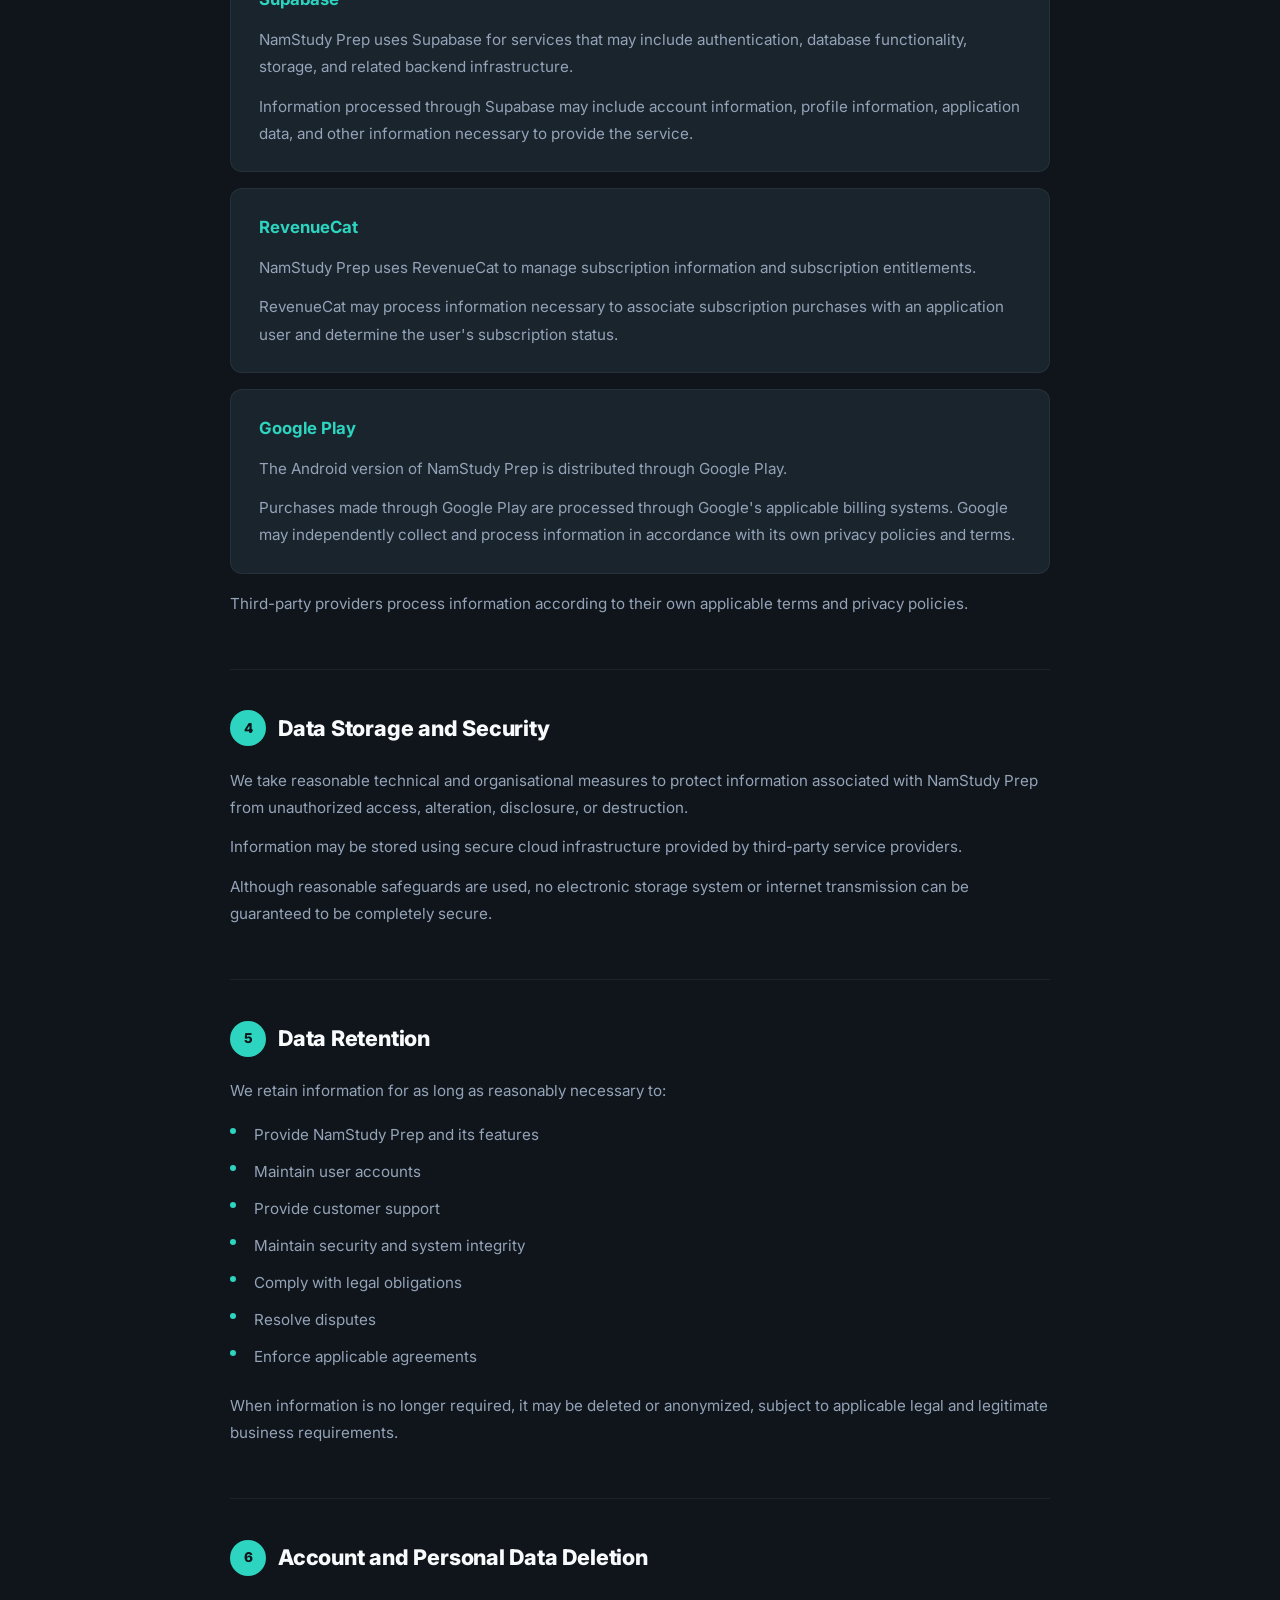
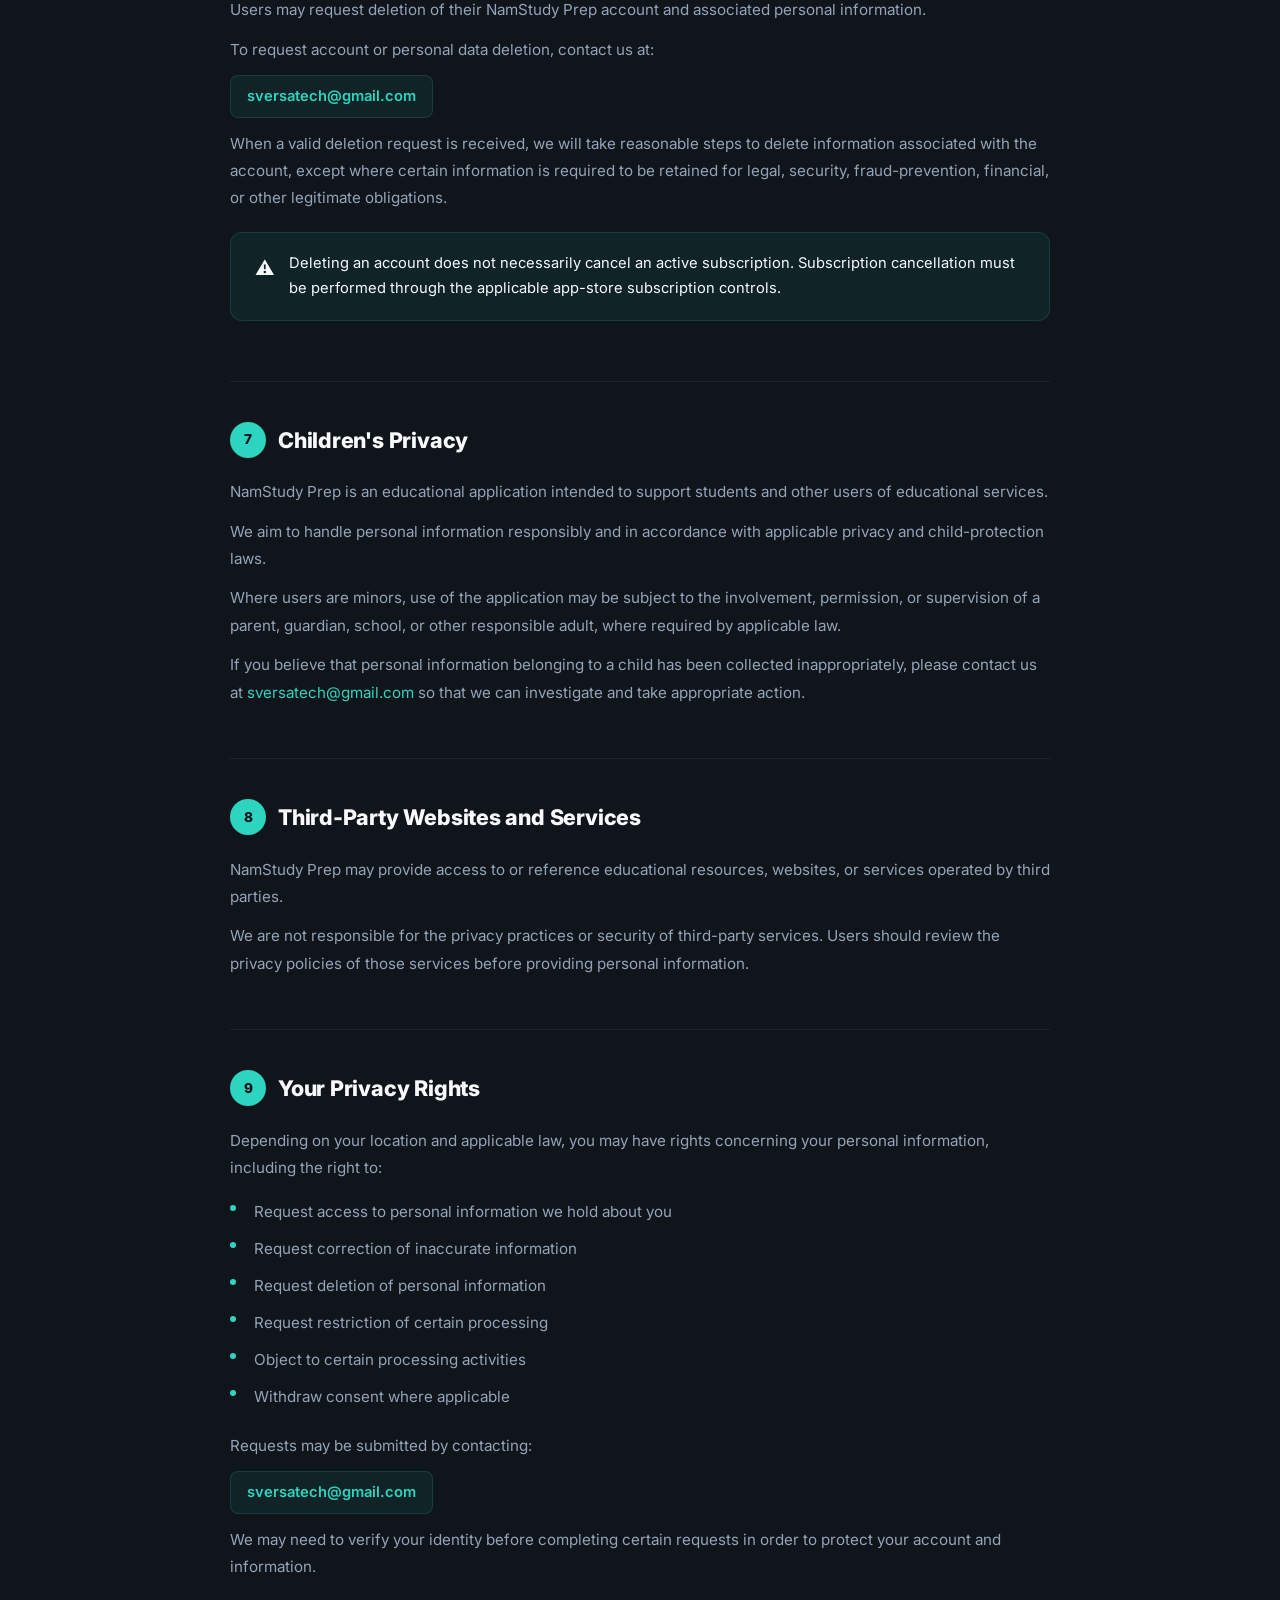
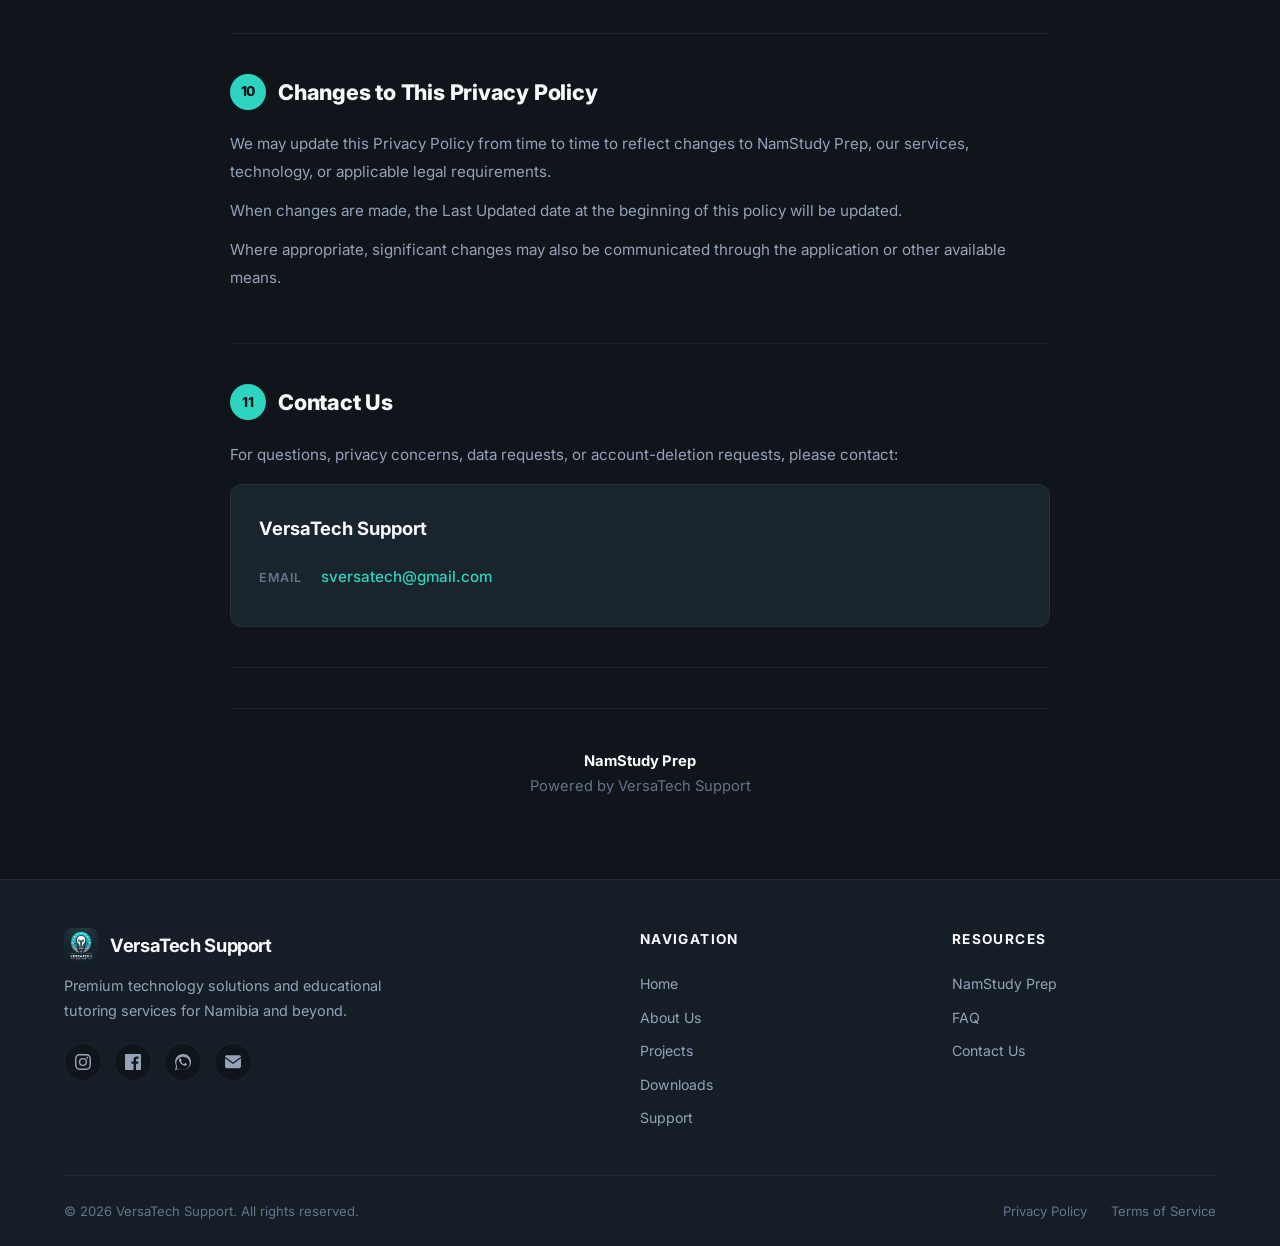
<file: privacy-policy.html>
<!DOCTYPE html>
<html lang="en">
<head>
  <meta charset="UTF-8">
  <meta name="viewport" content="width=device-width, initial-scale=1.0">
  <meta name="description" content="Privacy Policy for NamStudy Prep — an educational study and examination-preparation application by VersaTech Support.">
  <meta name="keywords" content="NamStudy Prep, privacy policy, VersaTech Support, data protection, Namibia education app">
  <title>Privacy Policy — NamStudy Prep | VersaTech Support</title>
  <link rel="stylesheet" href="css/styles.css">
  <link rel="icon" type="image/jpeg" href="VersaTech.jpeg">
</head>
<body>

  <!-- ======== Navigation ======== -->
  <nav class="navbar" id="navbar">
    <div class="container">
      <a href="index.html" class="nav-brand">
        <img src="VersaTech.jpeg" alt="VersaTech Support Logo">
        <span>VersaTech Support</span>
      </a>
      <div class="nav-links" id="navLinks">
        <a href="index.html">Home</a>
        <a href="about.html">About</a>
        <a href="projects.html">Projects</a>
        <a href="downloads.html">Downloads</a>
        <a href="support.html">Support</a>
      </div>
      <button class="hamburger" id="hamburger" aria-label="Toggle navigation menu">
        <span></span>
        <span></span>
        <span></span>
      </button>
    </div>
    <div class="nav-overlay" id="navOverlay"></div>
  </nav>

  <!-- ======== Page Header ======== -->
  <section class="page-header" id="privacy-header">
    <div class="container">
      <span class="section-label">Legal</span>
      <h1>Privacy Policy</h1>
      <p>How NamStudy Prep handles and protects your information.</p>
    </div>
  </section>

  <!-- ======== Privacy Policy Content ======== -->
  <section class="section" id="privacy-content">
    <div class="container">
      <div class="legal-document">

        <div class="legal-meta">
          <span class="legal-meta-item">📅 Effective Date: <strong>20 August 2026</strong></span>
          <span class="legal-meta-item">🔄 Last Updated: <strong>20 August 2026</strong></span>
        </div>

        <div class="legal-intro">
          <p>NamStudy Prep is an educational study and examination-preparation application provided by VersaTech Support ("we", "us", or "our").</p>
          <p>We respect your privacy and are committed to protecting the personal information associated with your use of NamStudy Prep. This Privacy Policy explains what information may be collected, how it is used, how it is protected, and the choices available to you.</p>
        </div>

        <!-- Section 1 -->
        <div class="legal-section" id="information-we-collect">
          <h2><span class="legal-number">1</span> Information We Collect</h2>

          <h3>1.1 Account Information</h3>
          <p>When you create or use a NamStudy Prep account, we may collect information such as:</p>
          <ul>
            <li>Email address</li>
            <li>Name or display name</li>
            <li>User role</li>
            <li>School or educational institution</li>
            <li>Profile information you choose to provide</li>
            <li>Profile photograph or avatar, where you choose to upload one</li>
          </ul>
          <p>This information is used to create, authenticate, maintain, and personalize your account.</p>

          <h3>1.2 Educational and Application Information</h3>
          <p>Depending on how you use NamStudy Prep, information associated with your account may include:</p>
          <ul>
            <li>Selected school</li>
            <li>Subjects or educational areas associated with your account</li>
            <li>Access to study and examination resources</li>
            <li>Information required to provide application features</li>
            <li>Other information you voluntarily submit through the application</li>
          </ul>
          <p>This information is used to provide relevant educational content and functionality.</p>

          <h3>1.3 Subscription Information</h3>
          <p>NamStudy Prep may offer optional paid subscription features, including NamStudy Prep VIP.</p>
          <p>Subscriptions are purchased through the applicable app-store billing system and may be managed using RevenueCat.</p>
          <p>We may process or receive information necessary to determine whether your account has an active subscription and to provide the corresponding features.</p>
          <p>We do not store your full credit-card or debit-card details. Payment information is handled by the applicable app store and its payment systems.</p>

          <h3>1.4 Technical Information</h3>
          <p>When you use NamStudy Prep, limited technical information may be processed as necessary to operate, secure, maintain, and troubleshoot the application.</p>
          <p>This may include information such as:</p>
          <ul>
            <li>Application version</li>
            <li>Operating-system information</li>
            <li>Device or platform information</li>
            <li>Technical diagnostics</li>
            <li>Crash or error information</li>
          </ul>
          <p>This information is used to maintain application reliability, investigate technical problems, and improve the service.</p>
        </div>

        <!-- Section 2 -->
        <div class="legal-section" id="how-we-use-information">
          <h2><span class="legal-number">2</span> How We Use Information</h2>
          <p>We may use information associated with your use of NamStudy Prep to:</p>
          <ul>
            <li>Create and manage accounts</li>
            <li>Authenticate users and maintain secure sessions</li>
            <li>Provide educational resources and application functionality</li>
            <li>Connect users with their selected school or educational environment</li>
            <li>Provide profile and account features</li>
            <li>Manage subscription access and entitlements</li>
            <li>Provide customer and technical support</li>
            <li>Maintain application security</li>
            <li>Detect and prevent unauthorized use or abuse</li>
            <li>Diagnose crashes, errors, and technical issues</li>
            <li>Improve and develop NamStudy Prep</li>
            <li>Comply with applicable legal requirements</li>
          </ul>
          <div class="legal-callout">
            <span class="legal-callout-icon">🛡️</span>
            <p><strong>We do not sell your personal information.</strong></p>
          </div>
        </div>

        <!-- Section 3 -->
        <div class="legal-section" id="third-party-providers">
          <h2><span class="legal-number">3</span> Third-Party Service Providers</h2>
          <p>NamStudy Prep uses third-party services to support portions of the application.</p>

          <div class="legal-provider">
            <h3>Supabase</h3>
            <p>NamStudy Prep uses Supabase for services that may include authentication, database functionality, storage, and related backend infrastructure.</p>
            <p>Information processed through Supabase may include account information, profile information, application data, and other information necessary to provide the service.</p>
          </div>

          <div class="legal-provider">
            <h3>RevenueCat</h3>
            <p>NamStudy Prep uses RevenueCat to manage subscription information and subscription entitlements.</p>
            <p>RevenueCat may process information necessary to associate subscription purchases with an application user and determine the user's subscription status.</p>
          </div>

          <div class="legal-provider">
            <h3>Google Play</h3>
            <p>The Android version of NamStudy Prep is distributed through Google Play.</p>
            <p>Purchases made through Google Play are processed through Google's applicable billing systems. Google may independently collect and process information in accordance with its own privacy policies and terms.</p>
          </div>

          <p>Third-party providers process information according to their own applicable terms and privacy policies.</p>
        </div>

        <!-- Section 4 -->
        <div class="legal-section" id="data-storage-security">
          <h2><span class="legal-number">4</span> Data Storage and Security</h2>
          <p>We take reasonable technical and organisational measures to protect information associated with NamStudy Prep from unauthorized access, alteration, disclosure, or destruction.</p>
          <p>Information may be stored using secure cloud infrastructure provided by third-party service providers.</p>
          <p>Although reasonable safeguards are used, no electronic storage system or internet transmission can be guaranteed to be completely secure.</p>
        </div>

        <!-- Section 5 -->
        <div class="legal-section" id="data-retention">
          <h2><span class="legal-number">5</span> Data Retention</h2>
          <p>We retain information for as long as reasonably necessary to:</p>
          <ul>
            <li>Provide NamStudy Prep and its features</li>
            <li>Maintain user accounts</li>
            <li>Provide customer support</li>
            <li>Maintain security and system integrity</li>
            <li>Comply with legal obligations</li>
            <li>Resolve disputes</li>
            <li>Enforce applicable agreements</li>
          </ul>
          <p>When information is no longer required, it may be deleted or anonymized, subject to applicable legal and legitimate business requirements.</p>
        </div>

        <!-- Section 6 -->
        <div class="legal-section" id="account-deletion">
          <h2><span class="legal-number">6</span> Account and Personal Data Deletion</h2>
          <p>Users may request deletion of their NamStudy Prep account and associated personal information.</p>
          <p>To request account or personal data deletion, contact us at:</p>
          <p><a href="mailto:sversatech@gmail.com" class="legal-email">sversatech@gmail.com</a></p>
          <p>When a valid deletion request is received, we will take reasonable steps to delete information associated with the account, except where certain information is required to be retained for legal, security, fraud-prevention, financial, or other legitimate obligations.</p>
          <div class="legal-callout">
            <span class="legal-callout-icon">⚠️</span>
            <p>Deleting an account does not necessarily cancel an active subscription. Subscription cancellation must be performed through the applicable app-store subscription controls.</p>
          </div>
        </div>

        <!-- Section 7 -->
        <div class="legal-section" id="childrens-privacy">
          <h2><span class="legal-number">7</span> Children's Privacy</h2>
          <p>NamStudy Prep is an educational application intended to support students and other users of educational services.</p>
          <p>We aim to handle personal information responsibly and in accordance with applicable privacy and child-protection laws.</p>
          <p>Where users are minors, use of the application may be subject to the involvement, permission, or supervision of a parent, guardian, school, or other responsible adult, where required by applicable law.</p>
          <p>If you believe that personal information belonging to a child has been collected inappropriately, please contact us at <a href="mailto:sversatech@gmail.com">sversatech@gmail.com</a> so that we can investigate and take appropriate action.</p>
        </div>

        <!-- Section 8 -->
        <div class="legal-section" id="third-party-websites">
          <h2><span class="legal-number">8</span> Third-Party Websites and Services</h2>
          <p>NamStudy Prep may provide access to or reference educational resources, websites, or services operated by third parties.</p>
          <p>We are not responsible for the privacy practices or security of third-party services. Users should review the privacy policies of those services before providing personal information.</p>
        </div>

        <!-- Section 9 -->
        <div class="legal-section" id="your-privacy-rights">
          <h2><span class="legal-number">9</span> Your Privacy Rights</h2>
          <p>Depending on your location and applicable law, you may have rights concerning your personal information, including the right to:</p>
          <ul>
            <li>Request access to personal information we hold about you</li>
            <li>Request correction of inaccurate information</li>
            <li>Request deletion of personal information</li>
            <li>Request restriction of certain processing</li>
            <li>Object to certain processing activities</li>
            <li>Withdraw consent where applicable</li>
          </ul>
          <p>Requests may be submitted by contacting:</p>
          <p><a href="mailto:sversatech@gmail.com" class="legal-email">sversatech@gmail.com</a></p>
          <p>We may need to verify your identity before completing certain requests in order to protect your account and information.</p>
        </div>

        <!-- Section 10 -->
        <div class="legal-section" id="changes-to-policy">
          <h2><span class="legal-number">10</span> Changes to This Privacy Policy</h2>
          <p>We may update this Privacy Policy from time to time to reflect changes to NamStudy Prep, our services, technology, or applicable legal requirements.</p>
          <p>When changes are made, the Last Updated date at the beginning of this policy will be updated.</p>
          <p>Where appropriate, significant changes may also be communicated through the application or other available means.</p>
        </div>

        <!-- Section 11 -->
        <div class="legal-section" id="contact-us">
          <h2><span class="legal-number">11</span> Contact Us</h2>
          <p>For questions, privacy concerns, data requests, or account-deletion requests, please contact:</p>
          <div class="legal-contact-card">
            <div class="legal-contact-name">VersaTech Support</div>
            <div class="legal-contact-row">
              <span class="legal-contact-label">Email</span>
              <a href="mailto:sversatech@gmail.com">sversatech@gmail.com</a>
            </div>
          </div>
        </div>

        <div class="legal-footer-note">
          <p><strong>NamStudy Prep</strong><br>Powered by VersaTech Support</p>
        </div>

      </div>
    </div>
  </section>

  <!-- ======== Footer ======== -->
  <footer class="footer">
    <div class="container">
      <div class="footer-grid">
        <div class="footer-brand">
          <a href="index.html" class="nav-brand">
            <img src="VersaTech.jpeg" alt="VersaTech Support Logo">
            <span>VersaTech Support</span>
          </a>
          <p>Premium technology solutions and educational tutoring services for Namibia and beyond.</p>
          
          <div class="footer-socials">
            <!-- Instagram -->
            <a href="https://www.instagram.com/versatechsupport/" target="_blank" rel="noopener noreferrer" class="social-link" aria-label="Instagram">
              <svg width="16" height="16" viewBox="0 0 24 24"><path d="M12 2.163c3.204 0 3.584.012 4.85.07 3.252.148 4.771 1.691 4.919 4.919.058 1.265.069 1.645.069 4.849 0 3.205-.012 3.584-.069 4.849-.149 3.225-1.664 4.771-4.919 4.919-1.266.058-1.644.07-4.85.07-3.204 0-3.584-.012-4.849-.07-3.26-.149-4.771-1.699-4.919-4.92-.058-1.265-.07-1.644-.07-4.849 0-3.204.013-3.583.07-4.849.149-3.227 1.664-4.771 4.919-4.919 1.266-.057 1.645-.069 4.849-.069zM12 0C8.741 0 8.333.014 7.053.072 2.695.272.273 2.69.073 7.052.014 8.333 0 8.741 0 12c0 3.259.014 3.668.072 4.948.2 4.358 2.618 6.78 6.98 6.98C8.333 23.986 8.741 24 12 24c3.259 0 3.668-.014 4.948-.072 4.354-.2 6.782-2.618 6.979-6.98.059-1.28.073-1.689.073-4.948 0-3.259-.014-3.667-.072-4.947-.196-4.354-2.617-6.78-6.979-6.98C15.668.014 15.259 0 12 0zm0 5.838a6.162 6.162 0 100 12.324 6.162 6.162 0 000-12.324zM12 16a4 4 0 110-8 4 4 0 010 8zm6.406-11.845a1.44 1.44 0 100 2.881 1.44 1.44 0 000-2.881z"/></svg>
            </a>
            <!-- Facebook -->
            <a href="https://www.facebook.com/profile.php?id=61586582443155" target="_blank" rel="noopener noreferrer" class="social-link" aria-label="Facebook">
              <svg width="16" height="16" viewBox="0 0 24 24"><path d="M22.675 0H1.325C.593 0 0 .593 0 1.325v21.351C0 23.407.593 24 1.325 24H12.82v-9.294H9.692v-3.622h3.128V8.413c0-3.1 1.893-4.788 4.659-4.788 1.325 0 2.463.099 2.795.143v3.24l-1.918.001c-1.504 0-1.795.715-1.795 1.763v2.313h3.587l-.467 3.622h-3.12V24h6.116c.73 0 1.323-.593 1.323-1.325V1.325C24 .593 23.407 0 22.675 0z"/></svg>
            </a>
            <!-- WhatsApp -->
            <a href="https://wa.me/264816113313" target="_blank" rel="noopener noreferrer" class="social-link" aria-label="WhatsApp">
              <svg width="16" height="16" viewBox="0 0 24 24"><path d="M11.996 23.99c-2.008 0-3.957-.506-5.696-1.464L.015 24.167l1.674-6.136a11.966 11.966 0 01-1.603-5.992c0-6.621 5.385-12.006 12.006-12.006 3.208 0 6.223 1.25 8.491 3.518s3.519 5.283 3.519 8.49c-.001 6.621-5.388 12.007-12.01 12.007c.002.001.002.001 0 0h.001zM4.148 20.25a9.98 9.98 0 007.848 3.738c5.516 0 10.007-4.492 10.007-10.008 0-2.673-1.04-5.185-2.93-7.075-1.891-1.891-4.404-2.931-7.078-2.931-5.517 0-10.007 4.493-10.007 10.008 0 1.831.488 3.619 1.413 5.195l-1.026 3.766 3.773-1.025v.002a.03.03 0 010 .001v-.001z"/><path d="M17.433 14.544c-.297-.149-1.758-.868-2.031-.967-.272-.099-.471-.149-.669.149-.198.297-.768.967-.941 1.165-.173.198-.347.223-.644.074-.297-.149-1.255-.462-2.39-1.475-.883-.788-1.48-1.761-1.653-2.059-.173-.298-.018-.458.13-.606.134-.133.297-.347.446-.521.149-.173.198-.298.297-.496.099-.198.05-.371-.025-.521-.074-.148-.669-1.611-.916-2.206-.242-.579-.487-.501-.669-.51l-.57-.01c-.198 0-.52.074-.793.371-.272.298-1.04 1.016-1.04 2.477s1.065 2.873 1.214 3.072c.149.198 2.096 3.199 5.077 4.487.71.306 1.264.489 1.694.626.712.226 1.36.194 1.872.118.571-.085 1.758-.718 2.006-1.413.248-.694.248-1.288.173-1.413-.074-.124-.272-.198-.569-.347z"/></svg>
            </a>
            <!-- Email -->
            <a href="mailto:sversatech@gmail.com" class="social-link" aria-label="Email">
              <svg width="16" height="16" viewBox="0 0 24 24"><path d="M12 12.713l11.985-8.71c-.096-1.262-1.15-2.261-2.435-2.261H2.45c-1.285 0-2.339.999-2.435 2.261L12 12.713zm0 2.432L.015 6.435C0 6.643 0 6.848 0 7.054v11.455c0 1.516 1.246 2.75 2.768 2.75h18.464c1.522 0 2.768-1.234 2.768-2.75V7.054c0-.206 0-.411-.015-.619L12 15.145z"/></svg>
            </a>
          </div>
        </div>
        <div class="footer-col">
          <h4>Navigation</h4>
          <a href="index.html">Home</a>
          <a href="about.html">About Us</a>
          <a href="projects.html">Projects</a>
          <a href="downloads.html">Downloads</a>
          <a href="support.html">Support</a>
        </div>
        <div class="footer-col">
          <h4>Resources</h4>
          <a href="downloads.html">NamStudy Prep</a>
          <a href="support.html#faq">FAQ</a>
          <a href="support.html#contact">Contact Us</a>
        </div>
      </div>
      <div class="footer-bottom">
        <p>&copy; 2026 VersaTech Support. All rights reserved.</p>
        <div class="footer-legal">
          <a href="privacy-policy.html">Privacy Policy</a>
          <a href="#">Terms of Service</a>
        </div>
      </div>
    </div>
  </footer>

  <script src="js/main.js"></script>
</body>
</html>
</file>
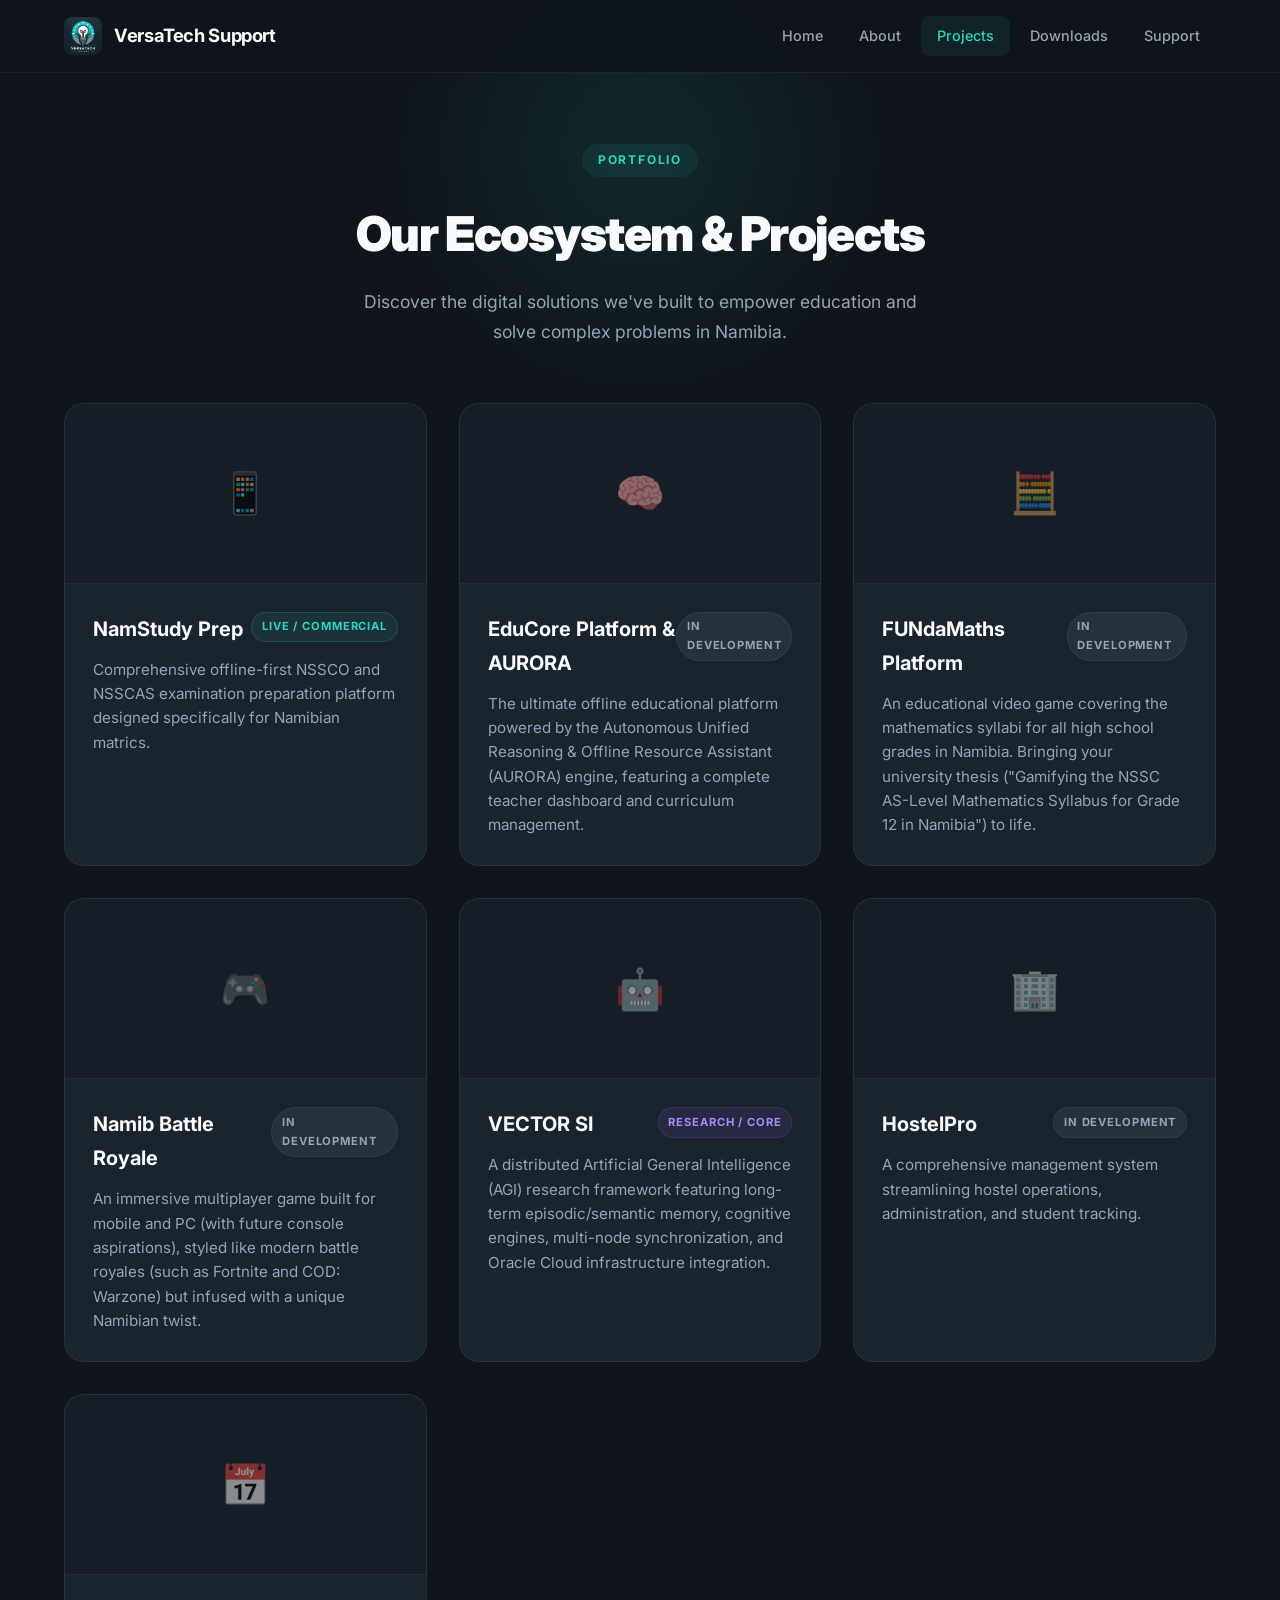
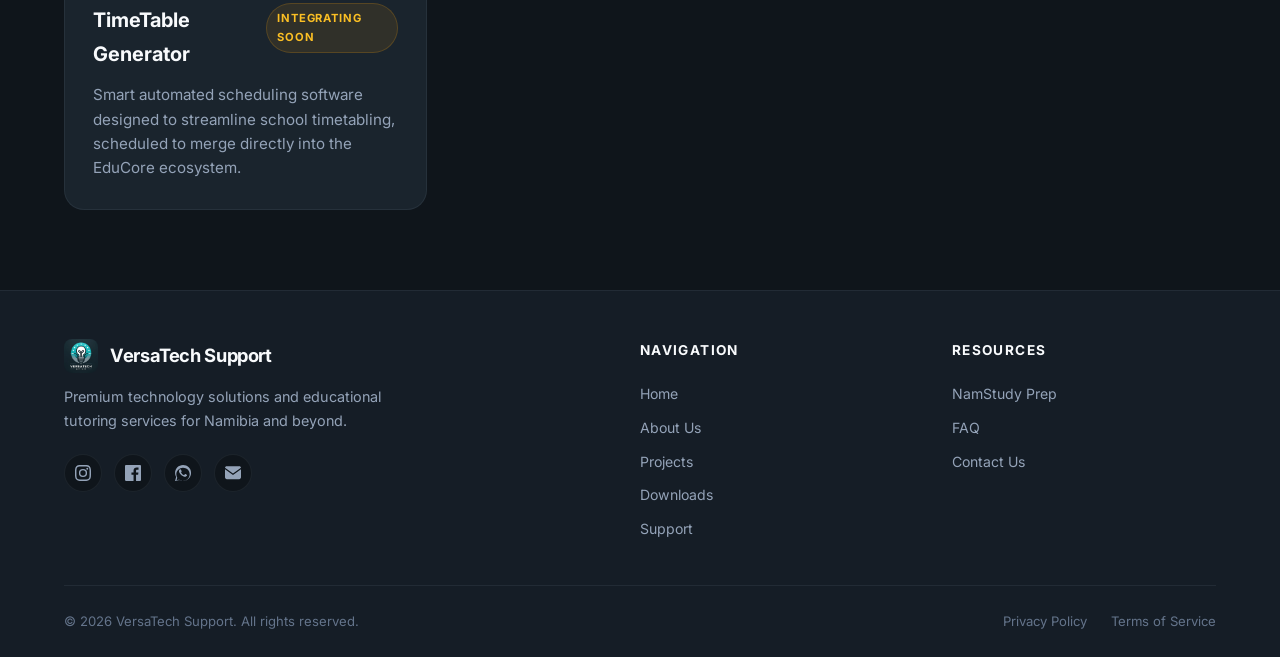
<file: projects.html>
<!DOCTYPE html>
<html lang="en">
<head>
  <meta charset="UTF-8">
  <meta name="viewport" content="width=device-width, initial-scale=1.0">
  <meta name="description" content="Explore the VersaTech Support ecosystem and our portfolio of digital projects including NamStudy Prep, EduCore, and more.">
  <title>Projects — VersaTech Support</title>
  <link rel="stylesheet" href="css/styles.css">
  <link rel="icon" type="image/jpeg" href="VersaTech.jpeg">
</head>
<body>

  <!-- ======== Navigation ======== -->
  <nav class="navbar" id="navbar">
    <div class="container">
      <a href="index.html" class="nav-brand">
        <img src="VersaTech.jpeg" alt="VersaTech Support Logo">
        <span>VersaTech Support</span>
      </a>
      <div class="nav-links" id="navLinks">
        <a href="index.html">Home</a>
        <a href="about.html">About</a>
        <a href="projects.html" class="active">Projects</a>
        <a href="downloads.html">Downloads</a>
        <a href="support.html">Support</a>
      </div>
      <button class="hamburger" id="hamburger" aria-label="Toggle navigation menu">
        <span></span>
        <span></span>
        <span></span>
      </button>
    </div>
    <div class="nav-overlay" id="navOverlay"></div>
  </nav>

  <!-- ======== Page Header ======== -->
  <section class="page-header">
    <span class="section-label">Portfolio</span>
    <h1>Our Ecosystem &amp; Projects</h1>
    <p>Discover the digital solutions we've built to empower education and solve complex problems in Namibia.</p>
  </section>

  <!-- ======== Projects Grid ======== -->
  <section class="section" style="padding-top: 0;">
    <div class="container">
      <div class="projects-grid">
        
        <!-- Project 1 -->
        <div class="project-card reveal">
          <div class="project-img">
            <span class="project-img-placeholder">📱</span>
          </div>
          <div class="project-content">
            <div class="project-header">
              <h3 class="project-title">NamStudy Prep</h3>
              <span class="project-tag tag-live">Live / Commercial</span>
            </div>
            <p class="project-desc">Comprehensive offline-first NSSCO and NSSCAS examination preparation platform designed specifically for Namibian matrics.</p>
          </div>
        </div>

        <!-- Project 2 -->
        <div class="project-card reveal">
          <div class="project-img">
            <span class="project-img-placeholder">🧠</span>
          </div>
          <div class="project-content">
            <div class="project-header">
              <h3 class="project-title">EduCore Platform &amp; AURORA</h3>
              <span class="project-tag tag-dev">In Development</span>
            </div>
            <p class="project-desc">The ultimate offline educational platform powered by the Autonomous Unified Reasoning &amp; Offline Resource Assistant (AURORA) engine, featuring a complete teacher dashboard and curriculum management.</p>
          </div>
        </div>

        <!-- Project 3 -->
        <div class="project-card reveal">
          <div class="project-img">
            <span class="project-img-placeholder">🧮</span>
          </div>
          <div class="project-content">
            <div class="project-header">
              <h3 class="project-title">FUNdaMaths Platform</h3>
              <span class="project-tag tag-dev">In Development</span>
            </div>
            <p class="project-desc">An educational video game covering the mathematics syllabi for all high school grades in Namibia. Bringing your university thesis ("Gamifying the NSSC AS-Level Mathematics Syllabus for Grade 12 in Namibia") to life.</p>
          </div>
        </div>

        <!-- Project 4 -->
        <div class="project-card reveal">
          <div class="project-img">
            <span class="project-img-placeholder">🎮</span>
          </div>
          <div class="project-content">
            <div class="project-header">
              <h3 class="project-title">Namib Battle Royale</h3>
              <span class="project-tag tag-dev">In Development</span>
            </div>
            <p class="project-desc">An immersive multiplayer game built for mobile and PC (with future console aspirations), styled like modern battle royales (such as Fortnite and COD: Warzone) but infused with a unique Namibian twist.</p>
          </div>
        </div>

        <!-- Project 5 -->
        <div class="project-card reveal">
          <div class="project-img">
            <span class="project-img-placeholder">🤖</span>
          </div>
          <div class="project-content">
            <div class="project-header">
              <h3 class="project-title">VECTOR SI</h3>
              <span class="project-tag tag-research">Research / Core</span>
            </div>
            <p class="project-desc">A distributed Artificial General Intelligence (AGI) research framework featuring long-term episodic/semantic memory, cognitive engines, multi-node synchronization, and Oracle Cloud infrastructure integration.</p>
          </div>
        </div>

        <!-- Project 6 -->
        <div class="project-card reveal">
          <div class="project-img">
            <span class="project-img-placeholder">🏢</span>
          </div>
          <div class="project-content">
            <div class="project-header">
              <h3 class="project-title">HostelPro</h3>
              <span class="project-tag tag-dev">In Development</span>
            </div>
            <p class="project-desc">A comprehensive management system streamlining hostel operations, administration, and student tracking.</p>
          </div>
        </div>

        <!-- Project 7 -->
        <div class="project-card reveal">
          <div class="project-img">
            <span class="project-img-placeholder">📅</span>
          </div>
          <div class="project-content">
            <div class="project-header">
              <h3 class="project-title">TimeTable Generator</h3>
              <span class="project-tag tag-integrating">Integrating Soon</span>
            </div>
            <p class="project-desc">Smart automated scheduling software designed to streamline school timetabling, scheduled to merge directly into the EduCore ecosystem.</p>
          </div>
        </div>

      </div>
    </div>
  </section>

  <!-- ======== Footer ======== -->
  <footer class="footer">
    <div class="container">
      <div class="footer-grid">
        <div class="footer-brand">
          <a href="index.html" class="nav-brand">
            <img src="VersaTech.jpeg" alt="VersaTech Support Logo">
            <span>VersaTech Support</span>
          </a>
          <p>Premium technology solutions and educational tutoring services for Namibia and beyond.</p>
          
          <div class="footer-socials">
            <!-- Instagram -->
            <a href="https://www.instagram.com/versatechsupport/" target="_blank" rel="noopener noreferrer" class="social-link" aria-label="Instagram">
              <svg width="16" height="16" viewBox="0 0 24 24"><path d="M12 2.163c3.204 0 3.584.012 4.85.07 3.252.148 4.771 1.691 4.919 4.919.058 1.265.069 1.645.069 4.849 0 3.205-.012 3.584-.069 4.849-.149 3.225-1.664 4.771-4.919 4.919-1.266.058-1.644.07-4.85.07-3.204 0-3.584-.012-4.849-.07-3.26-.149-4.771-1.699-4.919-4.92-.058-1.265-.07-1.644-.07-4.849 0-3.204.013-3.583.07-4.849.149-3.227 1.664-4.771 4.919-4.919 1.266-.057 1.645-.069 4.849-.069zM12 0C8.741 0 8.333.014 7.053.072 2.695.272.273 2.69.073 7.052.014 8.333 0 8.741 0 12c0 3.259.014 3.668.072 4.948.2 4.358 2.618 6.78 6.98 6.98C8.333 23.986 8.741 24 12 24c3.259 0 3.668-.014 4.948-.072 4.354-.2 6.782-2.618 6.979-6.98.059-1.28.073-1.689.073-4.948 0-3.259-.014-3.667-.072-4.947-.196-4.354-2.617-6.78-6.979-6.98C15.668.014 15.259 0 12 0zm0 5.838a6.162 6.162 0 100 12.324 6.162 6.162 0 000-12.324zM12 16a4 4 0 110-8 4 4 0 010 8zm6.406-11.845a1.44 1.44 0 100 2.881 1.44 1.44 0 000-2.881z"/></svg>
            </a>
            <!-- Facebook -->
            <a href="https://www.facebook.com/profile.php?id=61586582443155" target="_blank" rel="noopener noreferrer" class="social-link" aria-label="Facebook">
              <svg width="16" height="16" viewBox="0 0 24 24"><path d="M22.675 0H1.325C.593 0 0 .593 0 1.325v21.351C0 23.407.593 24 1.325 24H12.82v-9.294H9.692v-3.622h3.128V8.413c0-3.1 1.893-4.788 4.659-4.788 1.325 0 2.463.099 2.795.143v3.24l-1.918.001c-1.504 0-1.795.715-1.795 1.763v2.313h3.587l-.467 3.622h-3.12V24h6.116c.73 0 1.323-.593 1.323-1.325V1.325C24 .593 23.407 0 22.675 0z"/></svg>
            </a>
            <!-- WhatsApp -->
            <a href="https://wa.me/264816113313" target="_blank" rel="noopener noreferrer" class="social-link" aria-label="WhatsApp">
              <svg width="16" height="16" viewBox="0 0 24 24"><path d="M11.996 23.99c-2.008 0-3.957-.506-5.696-1.464L.015 24.167l1.674-6.136a11.966 11.966 0 01-1.603-5.992c0-6.621 5.385-12.006 12.006-12.006 3.208 0 6.223 1.25 8.491 3.518s3.519 5.283 3.519 8.49c-.001 6.621-5.388 12.007-12.01 12.007c.002.001.002.001 0 0h.001zM4.148 20.25a9.98 9.98 0 007.848 3.738c5.516 0 10.007-4.492 10.007-10.008 0-2.673-1.04-5.185-2.93-7.075-1.891-1.891-4.404-2.931-7.078-2.931-5.517 0-10.007 4.493-10.007 10.008 0 1.831.488 3.619 1.413 5.195l-1.026 3.766 3.773-1.025v.002a.03.03 0 010 .001v-.001z"/><path d="M17.433 14.544c-.297-.149-1.758-.868-2.031-.967-.272-.099-.471-.149-.669.149-.198.297-.768.967-.941 1.165-.173.198-.347.223-.644.074-.297-.149-1.255-.462-2.39-1.475-.883-.788-1.48-1.761-1.653-2.059-.173-.298-.018-.458.13-.606.134-.133.297-.347.446-.521.149-.173.198-.298.297-.496.099-.198.05-.371-.025-.521-.074-.148-.669-1.611-.916-2.206-.242-.579-.487-.501-.669-.51l-.57-.01c-.198 0-.52.074-.793.371-.272.298-1.04 1.016-1.04 2.477s1.065 2.873 1.214 3.072c.149.198 2.096 3.199 5.077 4.487.71.306 1.264.489 1.694.626.712.226 1.36.194 1.872.118.571-.085 1.758-.718 2.006-1.413.248-.694.248-1.288.173-1.413-.074-.124-.272-.198-.569-.347z"/></svg>
            </a>
            <!-- Email -->
            <a href="mailto:sversatech@gmail.com" class="social-link" aria-label="Email">
              <svg width="16" height="16" viewBox="0 0 24 24"><path d="M12 12.713l11.985-8.71c-.096-1.262-1.15-2.261-2.435-2.261H2.45c-1.285 0-2.339.999-2.435 2.261L12 12.713zm0 2.432L.015 6.435C0 6.643 0 6.848 0 7.054v11.455c0 1.516 1.246 2.75 2.768 2.75h18.464c1.522 0 2.768-1.234 2.768-2.75V7.054c0-.206 0-.411-.015-.619L12 15.145z"/></svg>
            </a>
          </div>
        </div>
        <div class="footer-col">
          <h4>Navigation</h4>
          <a href="index.html">Home</a>
          <a href="about.html">About Us</a>
          <a href="projects.html">Projects</a>
          <a href="downloads.html">Downloads</a>
          <a href="support.html">Support</a>
        </div>
        <div class="footer-col">
          <h4>Resources</h4>
          <a href="downloads.html">NamStudy Prep</a>
          <a href="support.html#faq">FAQ</a>
          <a href="support.html#contact">Contact Us</a>
        </div>
      </div>
      <div class="footer-bottom">
        <p>&copy; 2026 VersaTech Support. All rights reserved.</p>
        <div class="footer-legal">
          <a href="privacy-policy.html">Privacy Policy</a>
          <a href="#">Terms of Service</a>
        </div>
      </div>
    </div>
  </footer>

  <script src="js/main.js"></script>
</body>
</html>
</file>
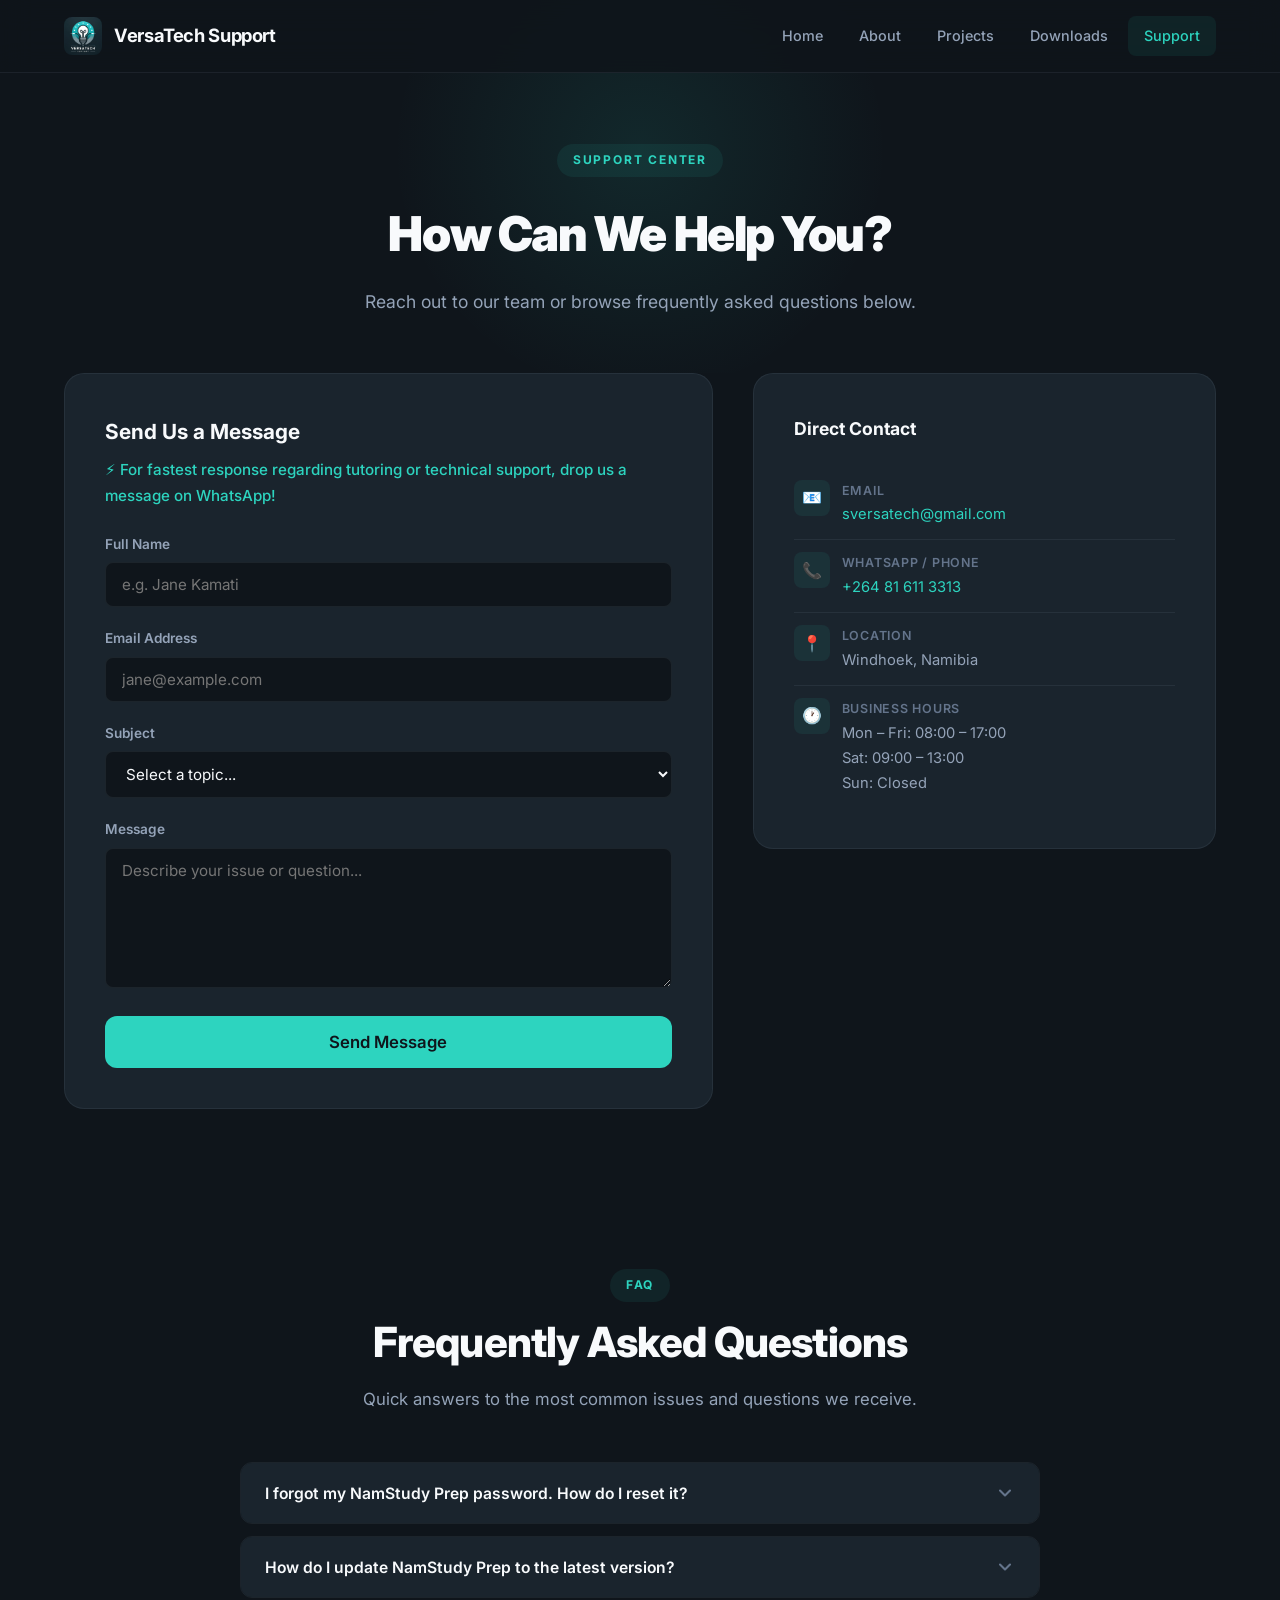
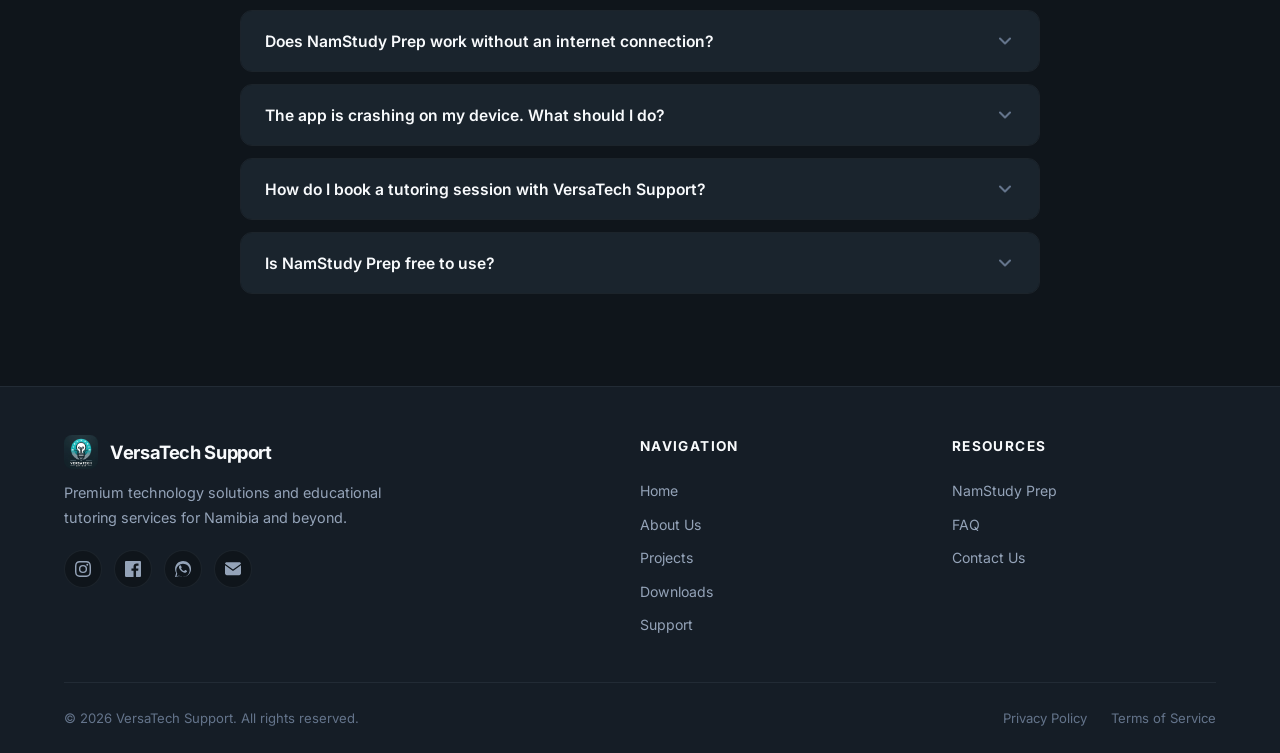
<file: support.html>
<!DOCTYPE html>
<html lang="en">
<head>
  <meta charset="UTF-8">
  <meta name="viewport" content="width=device-width, initial-scale=1.0">
  <meta name="description" content="Get help from VersaTech Support. Contact us, browse our FAQ, or submit a support request.">
  <title>Help &amp; Contact — VersaTech Support</title>
  <link rel="stylesheet" href="css/styles.css">
  <link rel="icon" type="image/jpeg" href="VersaTech.jpeg">
</head>
<body>

  <!-- ======== Navigation ======== -->
  <nav class="navbar" id="navbar">
    <div class="container">
      <a href="index.html" class="nav-brand">
        <img src="VersaTech.jpeg" alt="VersaTech Support Logo">
        <span>VersaTech Support</span>
      </a>
      <div class="nav-links" id="navLinks">
        <a href="index.html">Home</a>
        <a href="about.html">About</a>
        <a href="projects.html">Projects</a>
        <a href="downloads.html">Downloads</a>
        <a href="support.html" class="active">Support</a>
      </div>
      <button class="hamburger" id="hamburger" aria-label="Toggle navigation menu">
        <span></span>
        <span></span>
        <span></span>
      </button>
    </div>
    <div class="nav-overlay" id="navOverlay"></div>
  </nav>

  <!-- ======== Page Header ======== -->
  <section class="page-header">
    <span class="section-label">Support Center</span>
    <h1>How Can We Help You?</h1>
    <p>Reach out to our team or browse frequently asked questions below.</p>
  </section>

  <!-- ======== Contact Section ======== -->
  <section class="section" style="padding-top: 0;" id="contact">
    <div class="container">
      <div class="contact-grid">
        <!-- Contact Form -->
        <div class="form-card reveal">
          <h2 style="font-size: 1.3rem; font-weight: 700; margin-bottom: 0.5rem;">Send Us a Message</h2>
          <p style="font-size: 0.95rem; color: var(--accent); margin-bottom: 1.5rem; font-weight: 500;">
            ⚡ For fastest response regarding tutoring or technical support, drop us a message on WhatsApp!
          </p>
          <form id="contactForm" action="">
            <div class="form-group">
              <label for="contact-name">Full Name</label>
              <input type="text" id="contact-name" name="name" placeholder="e.g. Jane Kamati" required>
            </div>
            <div class="form-group">
              <label for="contact-email">Email Address</label>
              <input type="email" id="contact-email" name="email" placeholder="jane@example.com" required>
            </div>
            <div class="form-group">
              <label for="contact-subject">Subject</label>
              <select id="contact-subject" name="subject" required>
                <option value="" disabled selected>Select a topic...</option>
                <option value="general">General Enquiry</option>
                <option value="tech-support">Technical Support</option>
                <option value="tutoring">Tutoring Services</option>
                <option value="namstudy">NamStudy Prep Issue</option>
                <option value="partnership">Partnership / Collaboration</option>
                <option value="other">Other</option>
              </select>
            </div>
            <div class="form-group">
              <label for="contact-message">Message</label>
              <textarea id="contact-message" name="message" placeholder="Describe your issue or question..." required></textarea>
            </div>
            <button type="submit" class="btn btn-primary btn-lg" style="width: 100%; justify-content: center;">
              Send Message
            </button>
          </form>
        </div>

        <!-- Contact Info Sidebar -->
        <div class="contact-info-card reveal">
          <h3>Direct Contact</h3>
          <div class="contact-item">
            <div class="contact-item-icon">📧</div>
            <div class="contact-item-text">
              <div class="label">Email</div>
              <div class="value"><a href="mailto:sversatech@gmail.com" style="color: var(--accent);">sversatech@gmail.com</a></div>
            </div>
          </div>
          <div class="contact-item">
            <div class="contact-item-icon">📞</div>
            <div class="contact-item-text">
              <div class="label">WhatsApp / Phone</div>
              <div class="value"><a href="https://wa.me/264816113313" target="_blank" rel="noopener noreferrer" style="color: var(--accent);">+264 81 611 3313</a></div>
            </div>
          </div>
          <div class="contact-item">
            <div class="contact-item-icon">📍</div>
            <div class="contact-item-text">
              <div class="label">Location</div>
              <div class="value">Windhoek, Namibia</div>
            </div>
          </div>
          <div class="contact-item">
            <div class="contact-item-icon">🕐</div>
            <div class="contact-item-text">
              <div class="label">Business Hours</div>
              <div class="value">Mon – Fri: 08:00 – 17:00<br>Sat: 09:00 – 13:00<br>Sun: Closed</div>
            </div>
          </div>
        </div>
      </div>
    </div>
  </section>

  <!-- ======== FAQ Section ======== -->
  <section class="section" id="faq">
    <div class="container">
      <div class="text-center" style="margin-bottom: 3rem;">
        <span class="section-label">FAQ</span>
        <h2 class="section-title">Frequently Asked Questions</h2>
        <p class="section-subtitle mx-auto">Quick answers to the most common issues and questions we receive.</p>
      </div>
      <div class="faq-list mx-auto">
        <!-- FAQ 1 -->
        <div class="faq-item">
          <button class="faq-question" aria-expanded="false">
            I forgot my NamStudy Prep password. How do I reset it?
            <svg class="faq-chevron" viewBox="0 0 24 24" fill="none" stroke="currentColor" stroke-width="2.5" stroke-linecap="round" stroke-linejoin="round"><polyline points="6 9 12 15 18 9"/></svg>
          </button>
          <div class="faq-answer">
            <div class="faq-answer-inner">
              Open the app and tap <strong>"Forgot Password?"</strong> on the login screen. Enter the email address you registered with and we'll send you a password reset link. If you don't receive the email within a few minutes, check your spam folder or contact us directly.
            </div>
          </div>
        </div>
        <!-- FAQ 2 -->
        <div class="faq-item">
          <button class="faq-question" aria-expanded="false">
            How do I update NamStudy Prep to the latest version?
            <svg class="faq-chevron" viewBox="0 0 24 24" fill="none" stroke="currentColor" stroke-width="2.5" stroke-linecap="round" stroke-linejoin="round"><polyline points="6 9 12 15 18 9"/></svg>
          </button>
          <div class="faq-answer">
            <div class="faq-answer-inner">
              Visit our <a href="downloads.html">Downloads page</a> and download the latest APK. Install it over your existing version — your data will be preserved. We recommend always running the latest version for the best experience and newest content.
            </div>
          </div>
        </div>
        <!-- FAQ 3 -->
        <div class="faq-item">
          <button class="faq-question" aria-expanded="false">
            Does NamStudy Prep work without an internet connection?
            <svg class="faq-chevron" viewBox="0 0 24 24" fill="none" stroke="currentColor" stroke-width="2.5" stroke-linecap="round" stroke-linejoin="round"><polyline points="6 9 12 15 18 9"/></svg>
          </button>
          <div class="faq-answer">
            <div class="faq-answer-inner">
              Yes! NamStudy Prep is built with an offline-first architecture. All study materials, practice questions, and progress tracking work entirely without an internet connection. An internet connection is only needed for the initial download and any future content updates.
            </div>
          </div>
        </div>
        <!-- FAQ 4 -->
        <div class="faq-item">
          <button class="faq-question" aria-expanded="false">
            The app is crashing on my device. What should I do?
            <svg class="faq-chevron" viewBox="0 0 24 24" fill="none" stroke="currentColor" stroke-width="2.5" stroke-linecap="round" stroke-linejoin="round"><polyline points="6 9 12 15 18 9"/></svg>
          </button>
          <div class="faq-answer">
            <div class="faq-answer-inner">
              First, ensure you're running the latest version from our <a href="downloads.html">Downloads page</a>. If the issue persists, try clearing the app cache: go to <strong>Settings → Apps → NamStudy Prep → Storage → Clear Cache</strong>. If the problem continues, please contact us with your device model and Android version so we can investigate.
            </div>
          </div>
        </div>
        <!-- FAQ 5 -->
        <div class="faq-item">
          <button class="faq-question" aria-expanded="false">
            How do I book a tutoring session with VersaTech Support?
            <svg class="faq-chevron" viewBox="0 0 24 24" fill="none" stroke="currentColor" stroke-width="2.5" stroke-linecap="round" stroke-linejoin="round"><polyline points="6 9 12 15 18 9"/></svg>
          </button>
          <div class="faq-answer">
            <div class="faq-answer-inner">
              Use the contact form above or email us at <strong>support@versatechsupport.com</strong> with the subject you need help with, your preferred schedule, and whether you'd like one-on-one or group sessions. We'll respond within 24 hours with availability and pricing.
            </div>
          </div>
        </div>
        <!-- FAQ 6 -->
        <div class="faq-item">
          <button class="faq-question" aria-expanded="false">
            Is NamStudy Prep free to use?
            <svg class="faq-chevron" viewBox="0 0 24 24" fill="none" stroke="currentColor" stroke-width="2.5" stroke-linecap="round" stroke-linejoin="round"><polyline points="6 9 12 15 18 9"/></svg>
          </button>
          <div class="faq-answer">
            <div class="faq-answer-inner">
              Yes, NamStudy Prep is completely free to download and use. Our mission is to make quality education resources accessible to all Namibian students, regardless of their financial situation.
            </div>
          </div>
        </div>
      </div>
    </div>
  </section>

  <!-- ======== Footer ======== -->
  <footer class="footer">
    <div class="container">
      <div class="footer-grid">
        <div class="footer-brand">
          <a href="index.html" class="nav-brand">
            <img src="VersaTech.jpeg" alt="VersaTech Support Logo">
            <span>VersaTech Support</span>
          </a>
          <p>Premium technology solutions and educational tutoring services for Namibia and beyond.</p>
          
          <div class="footer-socials">
            <!-- Instagram -->
            <a href="https://www.instagram.com/versatechsupport/" target="_blank" rel="noopener noreferrer" class="social-link" aria-label="Instagram">
              <svg width="16" height="16" viewBox="0 0 24 24"><path d="M12 2.163c3.204 0 3.584.012 4.85.07 3.252.148 4.771 1.691 4.919 4.919.058 1.265.069 1.645.069 4.849 0 3.205-.012 3.584-.069 4.849-.149 3.225-1.664 4.771-4.919 4.919-1.266.058-1.644.07-4.85.07-3.204 0-3.584-.012-4.849-.07-3.26-.149-4.771-1.699-4.919-4.92-.058-1.265-.07-1.644-.07-4.849 0-3.204.013-3.583.07-4.849.149-3.227 1.664-4.771 4.919-4.919 1.266-.057 1.645-.069 4.849-.069zM12 0C8.741 0 8.333.014 7.053.072 2.695.272.273 2.69.073 7.052.014 8.333 0 8.741 0 12c0 3.259.014 3.668.072 4.948.2 4.358 2.618 6.78 6.98 6.98C8.333 23.986 8.741 24 12 24c3.259 0 3.668-.014 4.948-.072 4.354-.2 6.782-2.618 6.979-6.98.059-1.28.073-1.689.073-4.948 0-3.259-.014-3.667-.072-4.947-.196-4.354-2.617-6.78-6.979-6.98C15.668.014 15.259 0 12 0zm0 5.838a6.162 6.162 0 100 12.324 6.162 6.162 0 000-12.324zM12 16a4 4 0 110-8 4 4 0 010 8zm6.406-11.845a1.44 1.44 0 100 2.881 1.44 1.44 0 000-2.881z"/></svg>
            </a>
            <!-- Facebook -->
            <a href="https://www.facebook.com/profile.php?id=61586582443155" target="_blank" rel="noopener noreferrer" class="social-link" aria-label="Facebook">
              <svg width="16" height="16" viewBox="0 0 24 24"><path d="M22.675 0H1.325C.593 0 0 .593 0 1.325v21.351C0 23.407.593 24 1.325 24H12.82v-9.294H9.692v-3.622h3.128V8.413c0-3.1 1.893-4.788 4.659-4.788 1.325 0 2.463.099 2.795.143v3.24l-1.918.001c-1.504 0-1.795.715-1.795 1.763v2.313h3.587l-.467 3.622h-3.12V24h6.116c.73 0 1.323-.593 1.323-1.325V1.325C24 .593 23.407 0 22.675 0z"/></svg>
            </a>
            <!-- WhatsApp -->
            <a href="https://wa.me/264816113313" target="_blank" rel="noopener noreferrer" class="social-link" aria-label="WhatsApp">
              <svg width="16" height="16" viewBox="0 0 24 24"><path d="M11.996 23.99c-2.008 0-3.957-.506-5.696-1.464L.015 24.167l1.674-6.136a11.966 11.966 0 01-1.603-5.992c0-6.621 5.385-12.006 12.006-12.006 3.208 0 6.223 1.25 8.491 3.518s3.519 5.283 3.519 8.49c-.001 6.621-5.388 12.007-12.01 12.007c.002.001.002.001 0 0h.001zM4.148 20.25a9.98 9.98 0 007.848 3.738c5.516 0 10.007-4.492 10.007-10.008 0-2.673-1.04-5.185-2.93-7.075-1.891-1.891-4.404-2.931-7.078-2.931-5.517 0-10.007 4.493-10.007 10.008 0 1.831.488 3.619 1.413 5.195l-1.026 3.766 3.773-1.025v.002a.03.03 0 010 .001v-.001z"/><path d="M17.433 14.544c-.297-.149-1.758-.868-2.031-.967-.272-.099-.471-.149-.669.149-.198.297-.768.967-.941 1.165-.173.198-.347.223-.644.074-.297-.149-1.255-.462-2.39-1.475-.883-.788-1.48-1.761-1.653-2.059-.173-.298-.018-.458.13-.606.134-.133.297-.347.446-.521.149-.173.198-.298.297-.496.099-.198.05-.371-.025-.521-.074-.148-.669-1.611-.916-2.206-.242-.579-.487-.501-.669-.51l-.57-.01c-.198 0-.52.074-.793.371-.272.298-1.04 1.016-1.04 2.477s1.065 2.873 1.214 3.072c.149.198 2.096 3.199 5.077 4.487.71.306 1.264.489 1.694.626.712.226 1.36.194 1.872.118.571-.085 1.758-.718 2.006-1.413.248-.694.248-1.288.173-1.413-.074-.124-.272-.198-.569-.347z"/></svg>
            </a>
            <!-- Email -->
            <a href="mailto:sversatech@gmail.com" class="social-link" aria-label="Email">
              <svg width="16" height="16" viewBox="0 0 24 24"><path d="M12 12.713l11.985-8.71c-.096-1.262-1.15-2.261-2.435-2.261H2.45c-1.285 0-2.339.999-2.435 2.261L12 12.713zm0 2.432L.015 6.435C0 6.643 0 6.848 0 7.054v11.455c0 1.516 1.246 2.75 2.768 2.75h18.464c1.522 0 2.768-1.234 2.768-2.75V7.054c0-.206 0-.411-.015-.619L12 15.145z"/></svg>
            </a>
          </div>
        </div>
        <div class="footer-col">
          <h4>Navigation</h4>
          <a href="index.html">Home</a>
          <a href="about.html">About Us</a>
          <a href="projects.html">Projects</a>
          <a href="downloads.html">Downloads</a>
          <a href="support.html">Support</a>
        </div>
        <div class="footer-col">
          <h4>Resources</h4>
          <a href="downloads.html">NamStudy Prep</a>
          <a href="support.html#faq">FAQ</a>
          <a href="support.html#contact">Contact Us</a>
        </div>
      </div>
      <div class="footer-bottom">
        <p>&copy; 2026 VersaTech Support. All rights reserved.</p>
        <div class="footer-legal">
          <a href="privacy-policy.html">Privacy Policy</a>
          <a href="#">Terms of Service</a>
        </div>
      </div>
    </div>
  </footer>

  <script src="js/main.js"></script>
</body>
</html>
</file>
<file: css/styles.css>
/* ============================================
   VersaTech Support — Global Stylesheet
   ============================================ */

/* ---------- Google Fonts ---------- */
@import url('https://fonts.googleapis.com/css2?family=Inter:wght@300;400;500;600;700;800;900&display=swap');

/* ---------- CSS Custom Properties ---------- */
:root {
  /* Backgrounds */
  --bg-primary: #0F151B;
  --bg-secondary: #151D26;
  --bg-card: #1A242D;
  --bg-card-hover: #1F2C37;
  --bg-nav: rgba(15, 21, 27, 0.85);

  /* Accent */
  --accent: #2DD4BF;
  --accent-hover: #14B8A6;
  --accent-glow: rgba(45, 212, 191, 0.25);
  --accent-subtle: rgba(45, 212, 191, 0.08);

  /* Text */
  --text-primary: #F8FAFC;
  --text-secondary: #94A3B8;
  --text-muted: #64748B;

  /* Borders */
  --border: rgba(148, 163, 184, 0.1);
  --border-hover: rgba(45, 212, 191, 0.3);

  /* Misc */
  --radius-sm: 8px;
  --radius-md: 12px;
  --radius-lg: 20px;
  --radius-xl: 28px;
  --shadow: 0 4px 24px rgba(0, 0, 0, 0.35);
  --shadow-lg: 0 12px 48px rgba(0, 0, 0, 0.5);
  --transition: 0.3s cubic-bezier(0.4, 0, 0.2, 1);
  --max-width: 1200px;
}

/* ---------- Reset & Base ---------- */
*,
*::before,
*::after {
  margin: 0;
  padding: 0;
  box-sizing: border-box;
}

html {
  scroll-behavior: smooth;
  -webkit-font-smoothing: antialiased;
  -moz-osx-font-smoothing: grayscale;
}

body {
  font-family: 'Inter', system-ui, -apple-system, sans-serif;
  background-color: var(--bg-primary);
  color: var(--text-primary);
  line-height: 1.7;
  min-height: 100vh;
  display: flex;
  flex-direction: column;
  overflow-x: hidden;
}

a {
  color: var(--accent);
  text-decoration: none;
  transition: color var(--transition);
}

a:hover {
  color: var(--accent-hover);
}

img {
  max-width: 100%;
  height: auto;
  display: block;
}

ul, ol {
  list-style: none;
}

/* ---------- Utility ---------- */
.container {
  width: 100%;
  max-width: var(--max-width);
  margin: 0 auto;
  padding: 0 1.5rem;
}

.section {
  padding: 5rem 0;
}

.section-label {
  display: inline-block;
  font-size: 0.75rem;
  font-weight: 700;
  letter-spacing: 0.15em;
  text-transform: uppercase;
  color: var(--accent);
  background: var(--accent-subtle);
  padding: 0.4rem 1rem;
  border-radius: 100px;
  margin-bottom: 1rem;
}

.section-title {
  font-size: clamp(1.8rem, 4vw, 2.6rem);
  font-weight: 800;
  line-height: 1.2;
  margin-bottom: 1rem;
  letter-spacing: -0.02em;
}

.section-subtitle {
  font-size: 1.05rem;
  color: var(--text-secondary);
  max-width: 640px;
  line-height: 1.8;
}

.text-center {
  text-align: center;
}

.mx-auto {
  margin-left: auto;
  margin-right: auto;
}

/* ---------- Buttons ---------- */
.btn {
  display: inline-flex;
  align-items: center;
  gap: 0.5rem;
  padding: 0.8rem 1.8rem;
  font-family: inherit;
  font-size: 0.95rem;
  font-weight: 600;
  border: none;
  border-radius: var(--radius-sm);
  cursor: pointer;
  transition: all var(--transition);
  text-decoration: none;
  white-space: nowrap;
}

.btn-primary {
  background: var(--accent);
  color: var(--bg-primary);
  box-shadow: 0 0 0 0 var(--accent-glow);
}

.btn-primary:hover {
  background: var(--accent-hover);
  color: var(--bg-primary);
  transform: translateY(-2px);
  box-shadow: 0 8px 30px var(--accent-glow);
}

.btn-secondary {
  background: transparent;
  color: var(--text-primary);
  border: 1.5px solid var(--border);
}

.btn-secondary:hover {
  border-color: var(--accent);
  color: var(--accent);
  transform: translateY(-2px);
}

.btn-lg {
  padding: 1rem 2.2rem;
  font-size: 1.05rem;
  border-radius: var(--radius-md);
}

.btn-icon {
  font-size: 1.15em;
}

/* ---------- Navigation ---------- */
.navbar {
  position: fixed;
  top: 0;
  left: 0;
  right: 0;
  z-index: 1000;
  background: var(--bg-nav);
  backdrop-filter: blur(16px);
  -webkit-backdrop-filter: blur(16px);
  border-bottom: 1px solid var(--border);
  transition: box-shadow var(--transition);
}

.navbar.scrolled {
  box-shadow: 0 4px 30px rgba(0, 0, 0, 0.4);
}

.navbar .container {
  display: flex;
  align-items: center;
  justify-content: space-between;
  height: 72px;
}

.nav-brand {
  display: flex;
  align-items: center;
  gap: 0.75rem;
  text-decoration: none;
}

.nav-brand img {
  width: 38px;
  height: 38px;
  min-width: 38px;
  border-radius: var(--radius-sm);
  object-fit: cover;
}

.nav-brand span {
  font-size: 1.15rem;
  font-weight: 700;
  color: var(--text-primary);
  letter-spacing: -0.02em;
}

.nav-links {
  display: flex;
  align-items: center;
  gap: 0.25rem;
}

.nav-links a {
  color: var(--text-secondary);
  font-size: 0.9rem;
  font-weight: 500;
  padding: 0.5rem 1rem;
  border-radius: var(--radius-sm);
  transition: all var(--transition);
  position: relative;
}

.nav-links a:hover,
.nav-links a.active {
  color: var(--text-primary);
  background: var(--accent-subtle);
}

.nav-links a.active {
  color: var(--accent);
}

/* Hamburger */
.hamburger {
  display: none;
  flex-direction: column;
  gap: 5px;
  background: none;
  border: none;
  cursor: pointer;
  padding: 4px;
  z-index: 1010;
}

.hamburger span {
  display: block;
  width: 24px;
  height: 2px;
  background: var(--text-primary);
  border-radius: 2px;
  transition: all var(--transition);
}

.hamburger.open span:nth-child(1) {
  transform: translateY(7px) rotate(45deg);
}

.hamburger.open span:nth-child(2) {
  opacity: 0;
}

.hamburger.open span:nth-child(3) {
  transform: translateY(-7px) rotate(-45deg);
}

/* ---------- Hero Section ---------- */
.hero {
  padding: 10rem 0 6rem;
  position: relative;
  overflow: hidden;
}

.hero::before {
  content: '';
  position: absolute;
  top: -200px;
  right: -200px;
  width: 600px;
  height: 600px;
  background: radial-gradient(circle, var(--accent-glow) 0%, transparent 70%);
  pointer-events: none;
  animation: heroGlow 8s ease-in-out infinite alternate;
}

@keyframes heroGlow {
  0% { opacity: 0.4; transform: translate(0, 0); }
  100% { opacity: 0.7; transform: translate(-50px, 50px); }
}

.hero-content {
  position: relative;
  z-index: 1;
  max-width: 720px;
}

.hero-label {
  display: inline-flex;
  align-items: center;
  gap: 0.5rem;
  font-size: 0.8rem;
  font-weight: 600;
  letter-spacing: 0.08em;
  text-transform: uppercase;
  color: var(--accent);
  background: var(--accent-subtle);
  padding: 0.5rem 1.2rem;
  border-radius: 100px;
  border: 1px solid rgba(45, 212, 191, 0.15);
  margin-bottom: 1.5rem;
}

.hero h1 {
  font-size: clamp(2.4rem, 6vw, 3.8rem);
  font-weight: 900;
  line-height: 1.1;
  letter-spacing: -0.03em;
  margin-bottom: 1.25rem;
}

.hero h1 .highlight {
  background: linear-gradient(135deg, var(--accent), #6EE7B7);
  -webkit-background-clip: text;
  -webkit-text-fill-color: transparent;
  background-clip: text;
}

.hero p {
  font-size: 1.15rem;
  color: var(--text-secondary);
  line-height: 1.8;
  margin-bottom: 2rem;
  max-width: 560px;
}

.hero-actions {
  display: flex;
  gap: 1rem;
  flex-wrap: wrap;
}

/* ---------- Cards Grid ---------- */
.cards-grid {
  display: grid;
  grid-template-columns: repeat(auto-fit, minmax(260px, 1fr));
  gap: 1.5rem;
}

.card {
  background: var(--bg-card);
  border: 1px solid var(--border);
  border-radius: var(--radius-md);
  padding: 2rem;
  transition: all var(--transition);
  position: relative;
  overflow: hidden;
}

.card::before {
  content: '';
  position: absolute;
  top: 0;
  left: 0;
  right: 0;
  height: 3px;
  background: linear-gradient(90deg, var(--accent), transparent);
  opacity: 0;
  transition: opacity var(--transition);
}

.card:hover {
  border-color: var(--border-hover);
  background: var(--bg-card-hover);
  transform: translateY(-4px);
  box-shadow: var(--shadow);
}

.card:hover::before {
  opacity: 1;
}

.card-icon {
  width: 48px;
  height: 48px;
  display: flex;
  align-items: center;
  justify-content: center;
  background: var(--accent-subtle);
  border-radius: var(--radius-sm);
  font-size: 1.4rem;
  margin-bottom: 1.25rem;
  color: var(--accent);
}

.card h3 {
  font-size: 1.15rem;
  font-weight: 700;
  margin-bottom: 0.75rem;
}

.card p {
  font-size: 0.95rem;
  color: var(--text-secondary);
  line-height: 1.7;
}

/* ---------- Featured Product ---------- */
.featured {
  background: var(--bg-secondary);
  border-top: 1px solid var(--border);
  border-bottom: 1px solid var(--border);
}

.featured-wrapper {
  display: grid;
  grid-template-columns: 1fr 1fr;
  gap: 4rem;
  align-items: center;
}

.featured-content .section-title {
  margin-bottom: 1rem;
}

.featured-content p {
  color: var(--text-secondary);
  margin-bottom: 1.5rem;
  line-height: 1.8;
}

.feature-list {
  margin-bottom: 2rem;
}

.feature-list li {
  display: flex;
  align-items: flex-start;
  gap: 0.75rem;
  padding: 0.5rem 0;
  color: var(--text-secondary);
  font-size: 0.95rem;
}

.feature-list li::before {
  content: '✓';
  color: var(--accent);
  font-weight: 700;
  flex-shrink: 0;
  margin-top: 2px;
}

.featured-visual {
  display: flex;
  justify-content: center;
  align-items: center;
}

.app-preview {
  width: 260px;
  height: 480px;
  background: linear-gradient(145deg, var(--bg-card), var(--bg-primary));
  border-radius: var(--radius-xl);
  border: 2px solid var(--border);
  position: relative;
  overflow: hidden;
  box-shadow: var(--shadow-lg);
}

.app-preview-header {
  padding: 2rem 1.5rem 1rem;
  text-align: center;
}

.app-preview-header .app-name {
  font-size: 1rem;
  font-weight: 700;
  color: var(--accent);
  margin-bottom: 0.25rem;
}

.app-preview-header .app-tagline {
  font-size: 0.7rem;
  color: var(--text-muted);
}

.app-preview-content {
  padding: 0.75rem 1.5rem;
}

.app-preview-card {
  background: var(--accent-subtle);
  border: 1px solid rgba(45, 212, 191, 0.1);
  border-radius: var(--radius-sm);
  padding: 0.75rem;
  margin-bottom: 0.6rem;
}

.app-preview-card .label {
  font-size: 0.55rem;
  color: var(--text-muted);
  text-transform: uppercase;
  letter-spacing: 0.08em;
  margin-bottom: 0.25rem;
}

.app-preview-card .value {
  font-size: 0.75rem;
  font-weight: 600;
  color: var(--text-primary);
}

.app-preview-bar {
  height: 4px;
  border-radius: 4px;
  background: var(--border);
  margin-top: 0.4rem;
  overflow: hidden;
}

.app-preview-bar .fill {
  height: 100%;
  border-radius: 4px;
  background: var(--accent);
}

/* ---------- Page Header (inner pages) ---------- */
.page-header {
  padding: 9rem 0 3.5rem;
  text-align: center;
  position: relative;
  overflow: hidden;
}

.page-header::before {
  content: '';
  position: absolute;
  top: -100px;
  left: 50%;
  transform: translateX(-50%);
  width: 500px;
  height: 500px;
  background: radial-gradient(circle, var(--accent-glow) 0%, transparent 70%);
  opacity: 0.4;
  pointer-events: none;
}

.page-header h1 {
  font-size: clamp(2rem, 5vw, 3rem);
  font-weight: 900;
  letter-spacing: -0.03em;
  margin-bottom: 0.75rem;
  position: relative;
}

.page-header p {
  color: var(--text-secondary);
  font-size: 1.1rem;
  max-width: 580px;
  margin: 0 auto;
  position: relative;
}

/* ---------- About: Mission ---------- */
.mission-block {
  background: var(--bg-card);
  border: 1px solid var(--border);
  border-radius: var(--radius-lg);
  padding: 3rem;
  position: relative;
  overflow: hidden;
}

.mission-block::after {
  content: '';
  position: absolute;
  top: 0;
  left: 0;
  right: 0;
  height: 3px;
  background: linear-gradient(90deg, var(--accent), #6EE7B7, transparent);
}

.mission-block h2 {
  font-size: 1.5rem;
  font-weight: 700;
  margin-bottom: 1rem;
}

.mission-block p {
  color: var(--text-secondary);
  font-size: 1.05rem;
  line-height: 1.9;
}

/* ---------- About: Why Choose Us ---------- */
.why-grid {
  display: grid;
  grid-template-columns: repeat(auto-fit, minmax(280px, 1fr));
  gap: 1.5rem;
}

.why-card {
  background: var(--bg-card);
  border: 1px solid var(--border);
  border-radius: var(--radius-md);
  padding: 2rem;
  transition: all var(--transition);
}

.why-card:hover {
  border-color: var(--border-hover);
  transform: translateY(-3px);
  box-shadow: var(--shadow);
}

.why-card .why-icon {
  font-size: 2rem;
  margin-bottom: 1rem;
}

.why-card h3 {
  font-size: 1.1rem;
  font-weight: 700;
  margin-bottom: 0.75rem;
}

.why-card p {
  color: var(--text-secondary);
  font-size: 0.92rem;
  line-height: 1.7;
}

/* ---------- Downloads: Release Card ---------- */
.release-card {
  background: var(--bg-card);
  border: 1px solid var(--border);
  border-radius: var(--radius-lg);
  padding: 2.5rem;
  position: relative;
  overflow: hidden;
}

.release-card::after {
  content: '';
  position: absolute;
  top: 0;
  left: 0;
  right: 0;
  height: 3px;
  background: linear-gradient(90deg, var(--accent), #6EE7B7);
}

.release-header {
  display: flex;
  align-items: flex-start;
  justify-content: space-between;
  flex-wrap: wrap;
  gap: 1.5rem;
  margin-bottom: 2rem;
}

.release-info h2 {
  font-size: 1.6rem;
  font-weight: 800;
  margin-bottom: 0.3rem;
}

.release-info .release-meta {
  display: flex;
  gap: 1.25rem;
  flex-wrap: wrap;
  font-size: 0.85rem;
  color: var(--text-muted);
}

.release-meta span {
  display: inline-flex;
  align-items: center;
  gap: 0.35rem;
}

.release-badge {
  display: inline-block;
  background: var(--accent);
  color: var(--bg-primary);
  font-size: 0.72rem;
  font-weight: 700;
  text-transform: uppercase;
  letter-spacing: 0.08em;
  padding: 0.3rem 0.8rem;
  border-radius: 100px;
}

.whats-new h3 {
  font-size: 1rem;
  font-weight: 700;
  margin-bottom: 0.75rem;
  color: var(--text-primary);
}

.whats-new ul {
  list-style: disc;
  padding-left: 1.25rem;
}

.whats-new li {
  color: var(--text-secondary);
  font-size: 0.92rem;
  padding: 0.25rem 0;
}

/* ---------- Install Guide ---------- */
.install-steps {
  display: grid;
  grid-template-columns: repeat(auto-fit, minmax(240px, 1fr));
  gap: 1.5rem;
}

.install-step {
  text-align: center;
  padding: 2rem 1.5rem;
  background: var(--bg-card);
  border: 1px solid var(--border);
  border-radius: var(--radius-md);
  transition: all var(--transition);
}

.install-step:hover {
  border-color: var(--border-hover);
  transform: translateY(-3px);
}

.step-number {
  width: 44px;
  height: 44px;
  display: flex;
  align-items: center;
  justify-content: center;
  background: var(--accent);
  color: var(--bg-primary);
  font-size: 1.1rem;
  font-weight: 800;
  border-radius: 50%;
  margin: 0 auto 1rem;
}

.install-step h3 {
  font-size: 1.05rem;
  font-weight: 700;
  margin-bottom: 0.5rem;
}

.install-step p {
  font-size: 0.88rem;
  color: var(--text-secondary);
  line-height: 1.6;
}

/* ---------- Previous Versions Table ---------- */
.versions-table {
  width: 100%;
  border-collapse: collapse;
  font-size: 0.92rem;
}

.versions-table th {
  text-align: left;
  font-weight: 600;
  color: var(--text-muted);
  font-size: 0.78rem;
  text-transform: uppercase;
  letter-spacing: 0.08em;
  padding: 0.75rem 1rem;
  border-bottom: 1px solid var(--border);
}

.versions-table td {
  padding: 0.85rem 1rem;
  border-bottom: 1px solid var(--border);
  color: var(--text-secondary);
}

.versions-table tr:hover td {
  background: var(--accent-subtle);
}

.versions-table .btn {
  padding: 0.35rem 1rem;
  font-size: 0.8rem;
}

/* ---------- Support: Contact Form ---------- */
.contact-grid {
  display: grid;
  grid-template-columns: 1.4fr 1fr;
  gap: 2.5rem;
}

.form-card {
  background: var(--bg-card);
  border: 1px solid var(--border);
  border-radius: var(--radius-lg);
  padding: 2.5rem;
}

.form-group {
  margin-bottom: 1.25rem;
}

.form-group label {
  display: block;
  font-size: 0.85rem;
  font-weight: 600;
  color: var(--text-secondary);
  margin-bottom: 0.4rem;
}

.form-group input,
.form-group select,
.form-group textarea {
  width: 100%;
  padding: 0.75rem 1rem;
  background: var(--bg-primary);
  border: 1px solid var(--border);
  border-radius: var(--radius-sm);
  color: var(--text-primary);
  font-family: inherit;
  font-size: 0.95rem;
  transition: border-color var(--transition), box-shadow var(--transition);
}

.form-group input:focus,
.form-group select:focus,
.form-group textarea:focus {
  outline: none;
  border-color: var(--accent);
  box-shadow: 0 0 0 3px var(--accent-glow);
}

.form-group textarea {
  min-height: 140px;
  resize: vertical;
}

/* ---------- Support: Contact Info Sidebar ---------- */
.contact-info-card {
  background: var(--bg-card);
  border: 1px solid var(--border);
  border-radius: var(--radius-lg);
  padding: 2.5rem;
  height: fit-content;
}

.contact-info-card h3 {
  font-size: 1.1rem;
  font-weight: 700;
  margin-bottom: 1.5rem;
}

.contact-item {
  display: flex;
  align-items: flex-start;
  gap: 0.75rem;
  padding: 0.75rem 0;
  border-bottom: 1px solid var(--border);
}

.contact-item:last-child {
  border-bottom: none;
}

.contact-item-icon {
  flex-shrink: 0;
  width: 36px;
  height: 36px;
  display: flex;
  align-items: center;
  justify-content: center;
  background: var(--accent-subtle);
  border-radius: var(--radius-sm);
  color: var(--accent);
  font-size: 1rem;
}

.contact-item-text .label {
  font-size: 0.78rem;
  font-weight: 600;
  color: var(--text-muted);
  text-transform: uppercase;
  letter-spacing: 0.06em;
}

.contact-item-text .value {
  font-size: 0.92rem;
  color: var(--text-secondary);
  margin-top: 0.1rem;
}

/* ---------- FAQ Accordion ---------- */
.faq-list {
  max-width: 800px;
}

.faq-item {
  border: 1px solid var(--border);
  border-radius: var(--radius-md);
  margin-bottom: 0.75rem;
  overflow: hidden;
  transition: border-color var(--transition);
}

.faq-item:hover {
  border-color: var(--border-hover);
}

.faq-question {
  display: flex;
  align-items: center;
  justify-content: space-between;
  width: 100%;
  background: var(--bg-card);
  border: none;
  padding: 1.25rem 1.5rem;
  font-family: inherit;
  font-size: 0.98rem;
  font-weight: 600;
  color: var(--text-primary);
  cursor: pointer;
  text-align: left;
  transition: background var(--transition);
}

.faq-question:hover {
  background: var(--bg-card-hover);
}

.faq-chevron {
  flex-shrink: 0;
  width: 20px;
  height: 20px;
  transition: transform var(--transition);
  color: var(--text-muted);
}

.faq-item.open .faq-chevron {
  transform: rotate(180deg);
  color: var(--accent);
}

.faq-answer {
  max-height: 0;
  overflow: hidden;
  transition: max-height 0.4s ease, padding 0.3s ease;
}

.faq-item.open .faq-answer {
  max-height: 400px;
}

.faq-answer-inner {
  padding: 0 1.5rem 1.5rem;
  font-size: 0.92rem;
  color: var(--text-secondary);
  line-height: 1.8;
}

/* ---------- Footer ---------- */
.footer {
  margin-top: auto;
  background: var(--bg-secondary);
  border-top: 1px solid var(--border);
  padding: 3rem 0 1.5rem;
}

.footer-grid {
  display: grid;
  grid-template-columns: 2fr 1fr 1fr;
  gap: 3rem;
  margin-bottom: 2.5rem;
}

.footer-brand .nav-brand img {
  width: 34px;
  height: 34px;
  min-width: 34px;
}

.footer-brand p {
  color: var(--text-secondary);
  font-size: 0.9rem;
  margin-top: 0.75rem;
  max-width: 320px;
  line-height: 1.7;
}

.footer-col h4 {
  font-size: 0.85rem;
  font-weight: 700;
  text-transform: uppercase;
  letter-spacing: 0.1em;
  color: var(--text-primary);
  margin-bottom: 1rem;
}

.footer-col a {
  display: block;
  color: var(--text-secondary);
  font-size: 0.88rem;
  padding: 0.3rem 0;
  transition: color var(--transition), padding-left var(--transition);
}

.footer-col a:hover {
  color: var(--accent);
  padding-left: 4px;
}

.footer-bottom {
  border-top: 1px solid var(--border);
  padding-top: 1.5rem;
  display: flex;
  align-items: center;
  justify-content: space-between;
  flex-wrap: wrap;
  gap: 1rem;
}

.footer-bottom p {
  font-size: 0.82rem;
  color: var(--text-muted);
}

.footer-legal {
  display: flex;
  gap: 1.5rem;
}

.footer-legal a {
  font-size: 0.82rem;
  color: var(--text-muted);
}

.footer-legal a:hover {
  color: var(--accent);
}

/* ---------- Animations ---------- */
@keyframes fadeInUp {
  from { opacity: 0; transform: translateY(30px); }
  to { opacity: 1; transform: translateY(0); }
}

.fade-in-up {
  animation: fadeInUp 0.7s ease forwards;
}

.fade-in-up.delay-1 { animation-delay: 0.1s; }
.fade-in-up.delay-2 { animation-delay: 0.2s; }
.fade-in-up.delay-3 { animation-delay: 0.3s; }
.fade-in-up.delay-4 { animation-delay: 0.4s; }

/* ---------- Responsive ---------- */
@media (max-width: 992px) {
  .featured-wrapper {
    grid-template-columns: 1fr;
    gap: 2.5rem;
  }

  .featured-visual {
    order: -1;
  }

  .contact-grid {
    grid-template-columns: 1fr;
  }

  .footer-grid {
    grid-template-columns: 1fr 1fr;
  }
}

@media (max-width: 768px) {
  .hamburger {
    display: flex;
  }

  .nav-links {
    position: fixed;
    top: 0;
    right: -100%;
    width: 280px;
    height: 100vh;
    background: var(--bg-secondary);
    flex-direction: column;
    align-items: flex-start;
    padding: 5rem 2rem 2rem;
    gap: 0.25rem;
    border-left: 1px solid var(--border);
    transition: right var(--transition);
  }

  .nav-links.open {
    right: 0;
  }

  .nav-links a {
    font-size: 1rem;
    padding: 0.75rem 1rem;
    width: 100%;
  }

  .hero {
    padding: 8rem 0 4rem;
  }

  .hero h1 {
    font-size: clamp(2rem, 8vw, 2.8rem);
  }

  .hero-actions {
    flex-direction: column;
  }

  .hero-actions .btn {
    justify-content: center;
  }

  .section {
    padding: 3.5rem 0;
  }

  .cards-grid {
    grid-template-columns: 1fr;
  }

  .install-steps {
    grid-template-columns: 1fr;
  }

  .release-header {
    flex-direction: column;
  }

  .footer-grid {
    grid-template-columns: 1fr;
    gap: 2rem;
  }

  .footer-bottom {
    flex-direction: column;
    text-align: center;
  }

  .versions-table {
    font-size: 0.82rem;
  }

  .versions-table th,
  .versions-table td {
    padding: 0.65rem 0.6rem;
  }
}

/* Mobile overlay */
.nav-overlay {
  display: none;
  position: fixed;
  inset: 0;
  background: rgba(0, 0, 0, 0.5);
  z-index: 998;
}

.nav-overlay.active {
  display: block;
}

/* ---------- Projects Page ---------- */
.projects-grid {
  display: grid;
  grid-template-columns: repeat(auto-fit, minmax(320px, 1fr));
  gap: 2rem;
}

.project-card {
  background: var(--bg-card);
  border: 1px solid var(--border);
  border-radius: var(--radius-lg);
  overflow: hidden;
  transition: all var(--transition);
  display: flex;
  flex-direction: column;
}

.project-card:hover {
  border-color: var(--border-hover);
  transform: translateY(-4px);
  box-shadow: var(--shadow);
}

.project-img {
  width: 100%;
  height: 180px;
  background: var(--bg-secondary);
  display: flex;
  align-items: center;
  justify-content: center;
  border-bottom: 1px solid var(--border);
}

.project-img-placeholder {
  font-size: 2.5rem;
  opacity: 0.5;
}

.project-content {
  padding: 1.75rem;
  display: flex;
  flex-direction: column;
  flex-grow: 1;
}

.project-header {
  display: flex;
  justify-content: space-between;
  align-items: flex-start;
  margin-bottom: 0.75rem;
}

.project-title {
  font-size: 1.25rem;
  font-weight: 700;
  color: var(--text-primary);
}

.project-tag {
  font-size: 0.7rem;
  font-weight: 700;
  text-transform: uppercase;
  letter-spacing: 0.08em;
  padding: 0.3rem 0.6rem;
  border-radius: 100px;
}

.tag-live {
  background: var(--accent-subtle);
  color: var(--accent);
  border: 1px solid rgba(45, 212, 191, 0.2);
}

.tag-dev {
  background: rgba(148, 163, 184, 0.1);
  color: var(--text-secondary);
  border: 1px solid var(--border);
}

.tag-research {
  background: rgba(139, 92, 246, 0.1);
  color: #a78bfa;
  border: 1px solid rgba(139, 92, 246, 0.2);
}

.tag-integrating {
  background: rgba(245, 158, 11, 0.1);
  color: #fbbf24;
  border: 1px solid rgba(245, 158, 11, 0.2);
}

.project-desc {
  font-size: 0.95rem;
  color: var(--text-secondary);
  line-height: 1.6;
}

/* ---------- Founder Profile ---------- */
.founder-section {
  display: flex;
  flex-direction: column;
  align-items: center;
  text-align: center;
  max-width: 800px;
  margin: 0 auto;
}

.founder-avatar {
  width: 160px !important;
  height: 160px !important;
  max-width: 160px !important;
  max-height: 160px !important;
  border-radius: 50%;
  object-fit: cover;
  border: 4px solid var(--bg-card);
  box-shadow: 0 0 0 2px var(--accent), var(--shadow-lg);
  margin-bottom: 1.5rem;
}

.founder-bio {
  font-size: 1.1rem;
  color: var(--text-secondary);
  line-height: 1.8;
  margin-bottom: 2rem;
}

/* ---------- Legal / Privacy Policy ---------- */
.legal-document {
  max-width: 820px;
  margin: 0 auto;
}

.legal-meta {
  display: flex;
  flex-wrap: wrap;
  gap: 1rem;
  margin-bottom: 2.5rem;
}

.legal-meta-item {
  display: inline-flex;
  align-items: center;
  gap: 0.4rem;
  font-size: 0.85rem;
  font-weight: 500;
  color: var(--text-secondary);
  background: var(--bg-card);
  border: 1px solid var(--border);
  padding: 0.55rem 1.1rem;
  border-radius: 100px;
}

.legal-meta-item strong {
  color: var(--text-primary);
}

.legal-intro {
  margin-bottom: 3rem;
  padding-bottom: 2rem;
  border-bottom: 1px solid var(--border);
}

.legal-intro p {
  color: var(--text-secondary);
  font-size: 1.05rem;
  line-height: 1.85;
  margin-bottom: 1rem;
}

.legal-intro p:last-child {
  margin-bottom: 0;
}

.legal-section {
  margin-bottom: 2.5rem;
  padding-bottom: 2.5rem;
  border-bottom: 1px solid var(--border);
}

.legal-section:last-of-type {
  border-bottom: none;
}

.legal-section h2 {
  font-size: 1.35rem;
  font-weight: 800;
  margin-bottom: 1.25rem;
  display: flex;
  align-items: center;
  gap: 0.75rem;
  letter-spacing: -0.01em;
}

.legal-number {
  display: inline-flex;
  align-items: center;
  justify-content: center;
  width: 36px;
  height: 36px;
  min-width: 36px;
  background: var(--accent);
  color: var(--bg-primary);
  font-size: 0.85rem;
  font-weight: 800;
  border-radius: 50%;
}

.legal-section h3 {
  font-size: 1.05rem;
  font-weight: 700;
  color: var(--accent);
  margin-top: 1.75rem;
  margin-bottom: 0.75rem;
}

.legal-section p {
  color: var(--text-secondary);
  font-size: 0.95rem;
  line-height: 1.8;
  margin-bottom: 0.75rem;
}

.legal-section ul {
  list-style: none;
  padding: 0;
  margin: 0.75rem 0 1rem;
}

.legal-section ul li {
  position: relative;
  padding: 0.35rem 0 0.35rem 1.5rem;
  color: var(--text-secondary);
  font-size: 0.95rem;
  line-height: 1.7;
}

.legal-section ul li::before {
  content: '';
  position: absolute;
  left: 0;
  top: 0.75em;
  width: 6px;
  height: 6px;
  border-radius: 50%;
  background: var(--accent);
}

.legal-callout {
  display: flex;
  align-items: flex-start;
  gap: 0.85rem;
  background: var(--accent-subtle);
  border: 1px solid rgba(45, 212, 191, 0.15);
  border-radius: var(--radius-md);
  padding: 1.15rem 1.5rem;
  margin: 1.25rem 0;
}

.legal-callout-icon {
  font-size: 1.2rem;
  flex-shrink: 0;
  margin-top: 1px;
}

.legal-callout p {
  margin: 0;
  font-size: 0.92rem;
  color: var(--text-primary);
  line-height: 1.7;
}

.legal-provider {
  background: var(--bg-card);
  border: 1px solid var(--border);
  border-radius: var(--radius-md);
  padding: 1.5rem 1.75rem;
  margin: 1rem 0;
  transition: border-color var(--transition);
}

.legal-provider:hover {
  border-color: var(--border-hover);
}

.legal-provider h3 {
  margin-top: 0;
}

.legal-provider p:last-child {
  margin-bottom: 0;
}

.legal-email {
  display: inline-flex;
  align-items: center;
  gap: 0.4rem;
  background: var(--accent-subtle);
  border: 1px solid rgba(45, 212, 191, 0.15);
  padding: 0.45rem 1rem;
  border-radius: var(--radius-sm);
  font-weight: 600;
  font-size: 0.92rem;
  transition: all var(--transition);
}

.legal-email:hover {
  background: rgba(45, 212, 191, 0.15);
  border-color: var(--accent);
}

.legal-contact-card {
  background: var(--bg-card);
  border: 1px solid var(--border);
  border-radius: var(--radius-md);
  padding: 1.75rem;
  margin-top: 1rem;
}

.legal-contact-name {
  font-size: 1.15rem;
  font-weight: 700;
  color: var(--text-primary);
  margin-bottom: 0.75rem;
}

.legal-contact-row {
  display: flex;
  align-items: center;
  gap: 0.75rem;
  padding: 0.5rem 0;
}

.legal-contact-label {
  font-size: 0.78rem;
  font-weight: 600;
  text-transform: uppercase;
  letter-spacing: 0.06em;
  color: var(--text-muted);
  min-width: 50px;
}

.legal-contact-row a {
  font-size: 0.95rem;
  font-weight: 500;
}

.legal-footer-note {
  text-align: center;
  padding-top: 2.5rem;
  margin-top: 1rem;
  border-top: 1px solid var(--border);
}

.legal-footer-note p {
  font-size: 0.92rem;
  color: var(--text-muted);
  line-height: 1.7;
}

.legal-footer-note strong {
  color: var(--text-primary);
}

/* ---------- Footer Socials ---------- */
.footer-socials {
  display: flex;
  align-items: center;
  gap: 0.75rem;
  margin-top: 1.25rem;
  flex-wrap: wrap;
}

.social-link {
  display: inline-flex;
  align-items: center;
  justify-content: center;
  width: 38px !important;
  height: 38px !important;
  min-width: 38px;
  max-width: 38px;
  border-radius: 50%;
  background: var(--bg-primary);
  border: 1px solid var(--border);
  color: var(--text-secondary);
  transition: all var(--transition);
  overflow: hidden;
  flex-shrink: 0;
}

.social-link svg {
  width: 16px !important;
  height: 16px !important;
  max-width: 16px;
  max-height: 16px;
  min-width: 16px;
  fill: currentColor;
  flex-shrink: 0;
}

.social-link:hover {
  background: var(--accent);
  border-color: var(--accent);
  color: var(--bg-primary);
  transform: translateY(-3px);
}
</file>
